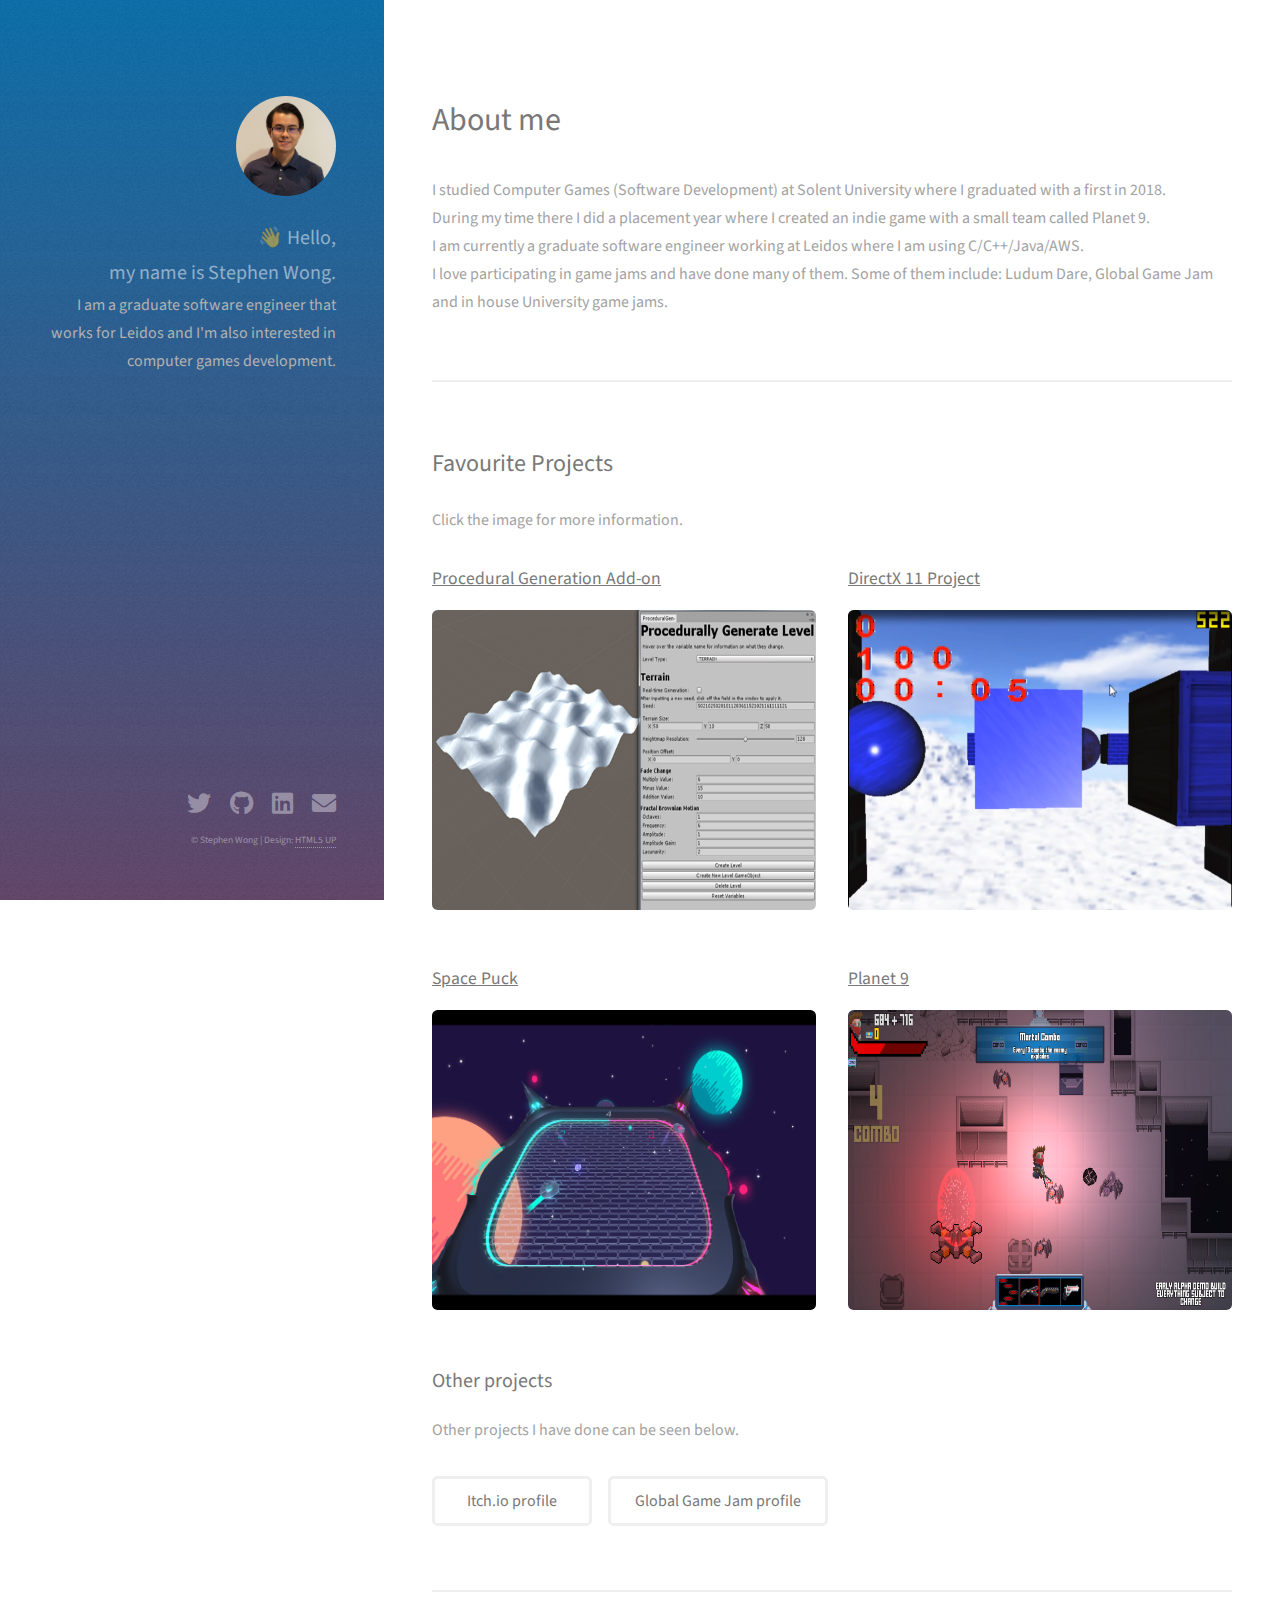
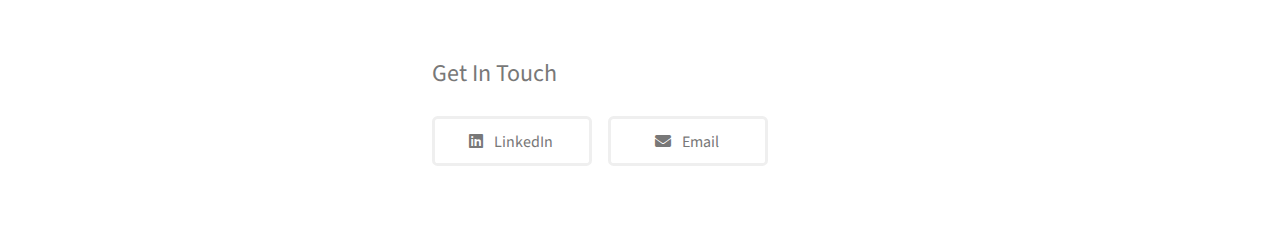
<file: index.html>
<!DOCTYPE HTML>
<!--
	Strata by HTML5 UP
	html5up.net | @ajlkn
	Free for personal and commercial use under the CCA 3.0 license (html5up.net/license)
-->
<html xmlns="http://www.w3.org/1999/xhtml"
      xmlns:fb="http://ogp.me/ns/fb#">

	<head>
		<title>Stephen Wong Portfolio</title>
		<meta charset="utf-8" />
		<meta name="viewport" content="width=device-width, initial-scale=1, user-scalable=no" />
		<link rel="stylesheet" href="assets/css/main.css" />
		<meta property="og:image" content="images/Planet 9/image2.png"/>
		<meta property="og:image:width" content="720"/>
	    <meta property="og:image:height" content="80"/>
	</head>
	<body class="is-preload">

		<!-- Header -->
			<header id="header">
				<div class="inner">
					<a href="#" class="image avatar"><img src="images/avatar.jpg" alt="" /></a>
					<h1 class="major">👋 Hello,</h1>
					<h1 class="major">my name is Stephen Wong.</h1>
					<p>I am a graduate software engineer that works for Leidos and I'm also interested in computer games development.</p>
				</div>
			</header>

		<!-- Main -->
			<div id="main">

				<!-- One -->
					<section id="one">
						<header class="major">
							<h2>About me</h2>
						</header>
						<p>I studied Computer Games (Software Development) at Solent University where I graduated with a first in 2018. <br>
									During my time there I did a placement year where I created an indie game with a small team called Planet 9. <br>
									I am currently a graduate software engineer working at Leidos where I am using C/C++/Java/AWS. <br>
									I love participating in game jams and have done many of them. Some of them include: Ludum Dare, Global Game Jam and in house University game jams.
									<br></p>
					</section>

				<!-- Two -->
					<section id="two">
						<h2>Favourite Projects</h2>
						<p>Click the image for more information.</p>
						
						<div class="gallery">
							<div class="row">
								<article class="col-6 col-12-xsmall work-item">
									<h4><u>Procedural Generation Add-on</u></h4>
									<a href="proceduralGeneration.html">
										<img src="images/Procedural Generation Add-on/image1.png" alt="" width="100" height="300" class="image fit">
									</a>
								</article>
								<article class="col-6 col-12-xsmall work-item">
									<h4><u>DirectX 11 Project</u></h4>
									<a href="directX.html">
										<img src="images/DirectX11 Project/image1.png" alt="" width="100" height="300" class="image fit">
									</a>
								</article>
							</div> 
							<div class="row">
								<article class="col-6 col-12-xsmall work-item">
									<h4><u>Space Puck</u></h4>
									<a href="spacePuck.html">
										<img src="images/Space Puck/image1.png" alt="" width="100" height="300" class="image fit">
									</a>
								</article>
								<article class="col-6 col-12-xsmall work-item">
									<h4><u>Planet 9</u></h4>
									<a href="planet9.html">
										<img src="images/Planet 9/image1.png" alt="" width="100" height="300" class="image fit">
									</a>
								</article>
							</div> 
						</div>
									
						<h3>Other projects</h3>
						<p>Other projects I have done can be seen below.</p>
						<ul class="actions">
							<li><a href="https://xerouss.itch.io/" class="button">Itch.io profile</a></li>
							<li><a href="https://globalgamejam.org/users/xerouss" class="button">Global Game Jam profile</a></li>
						</ul>
					</section>

				<!-- Three -->
					<section id="three">
						<h2>Get In Touch</h2>
						<ul class="actions">
							<li><a href="http://www.linkedin.com/in/stephen-wong96" class="button icon brands fa-linkedin">&nbsp;LinkedIn</a></li>
							<li><a href="mailto:stephen.wong96@gmail.com" class="button icon solid fa-envelope">&nbsp;Email</a></li>
					</section>
			</div>

		<!-- Footer -->
			<footer id="footer">
				<div class="inner">
					<ul class="icons">
						<li><a href="https://twitter.com/XeroussDev" target="_blank" class="icon brands fa-twitter"><span class="label">Twitter</span></a></li>
						<li><a href="https://github.com/xerouss" target="_blank" class="icon brands fa-github"><span class="label">GitHub</span></a></li>
						<li><a href="http://www.linkedin.com/in/stephen-wong96" target="_blank" class="icon brands fa-linkedin"><span class="label">LinkedIn</span></a></li>
						<li><a href="mailto:stephen.wong96@gmail.com" target="_blank" class="icon solid fa-envelope"><span class="label">Email</span></a></li>
					</ul>
					<ul class="copyright">
						<li>&copy; Stephen Wong | Design: <a href="http://html5up.net">HTML5 UP</a></li>
					</ul>
				</div>
			</footer>

		<!-- Scripts -->
			<script src="assets/js/jquery.min.js"></script>
			<script src="assets/js/jquery.poptrox.min.js"></script>
			<script src="assets/js/browser.min.js"></script>
			<script src="assets/js/breakpoints.min.js"></script>
			<script src="assets/js/util.js"></script>
			<script src="assets/js/main.js"></script>

	</body>
</html>
</file>
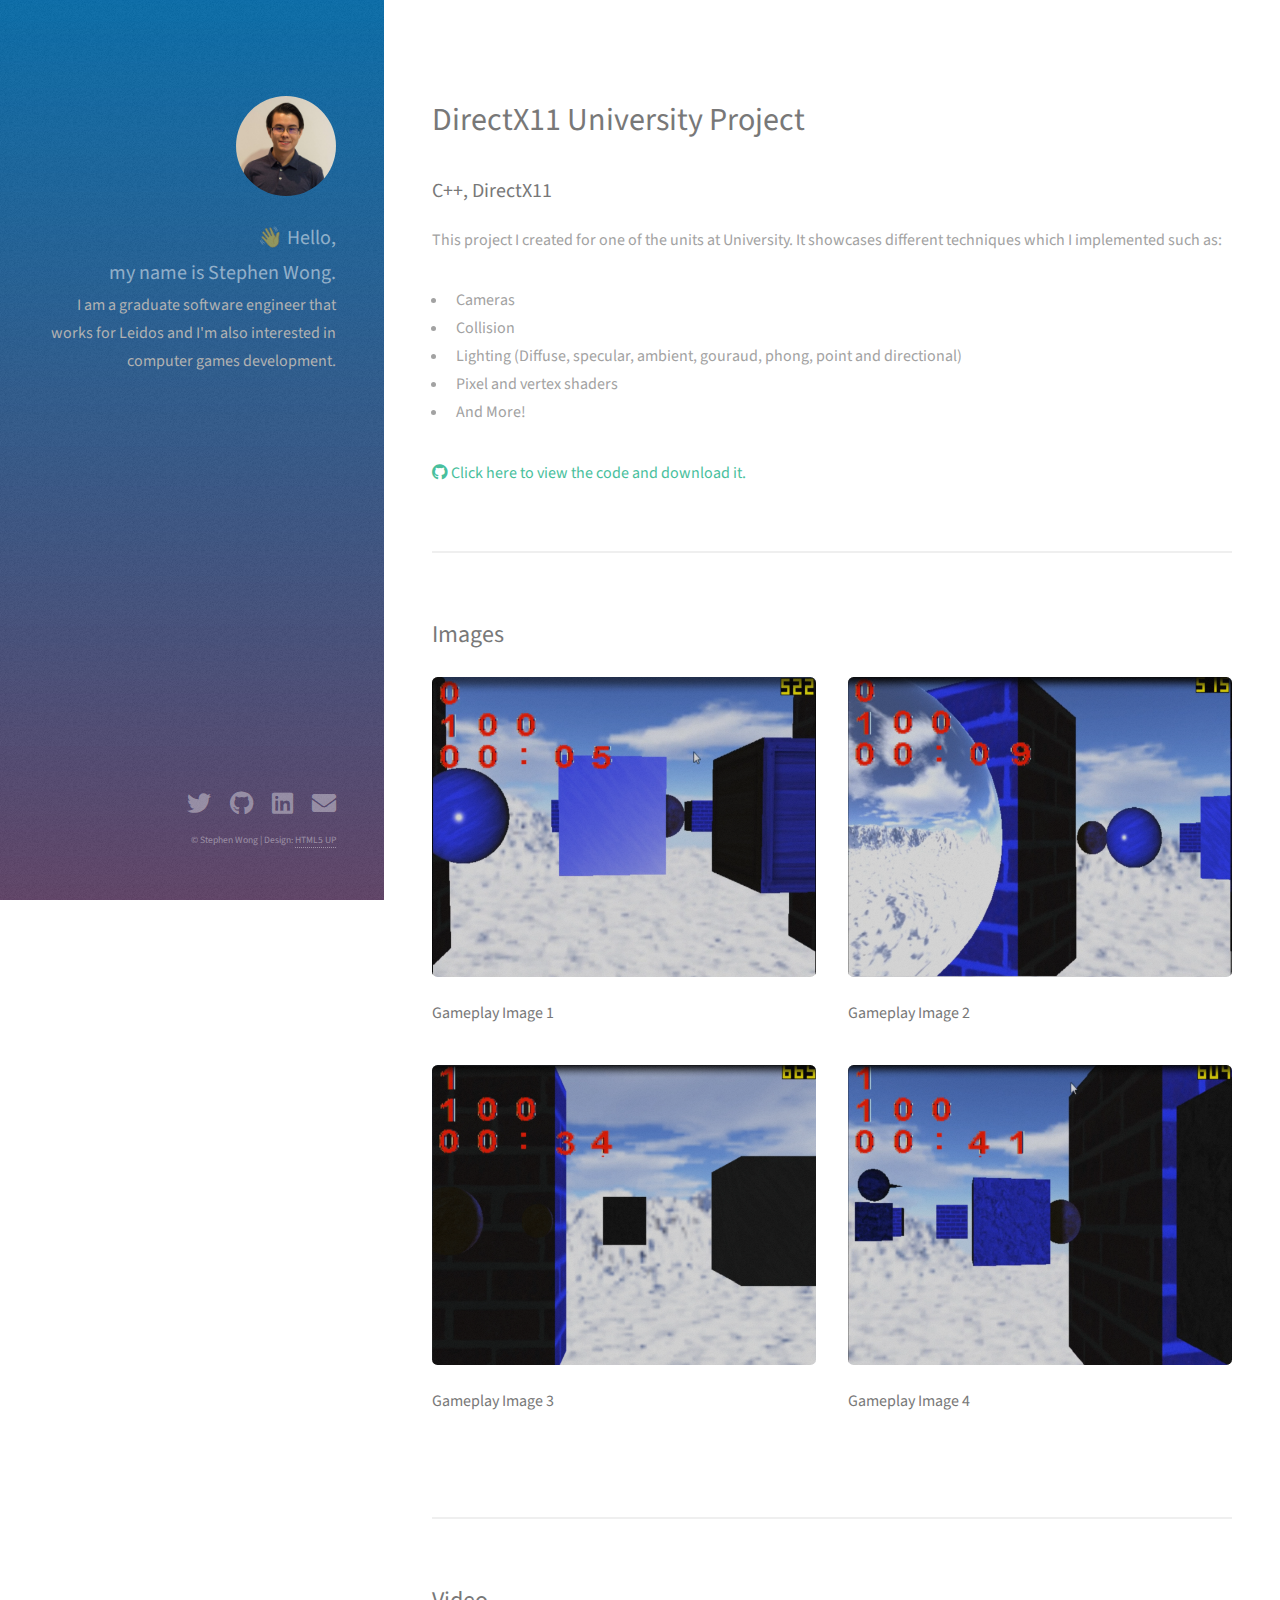
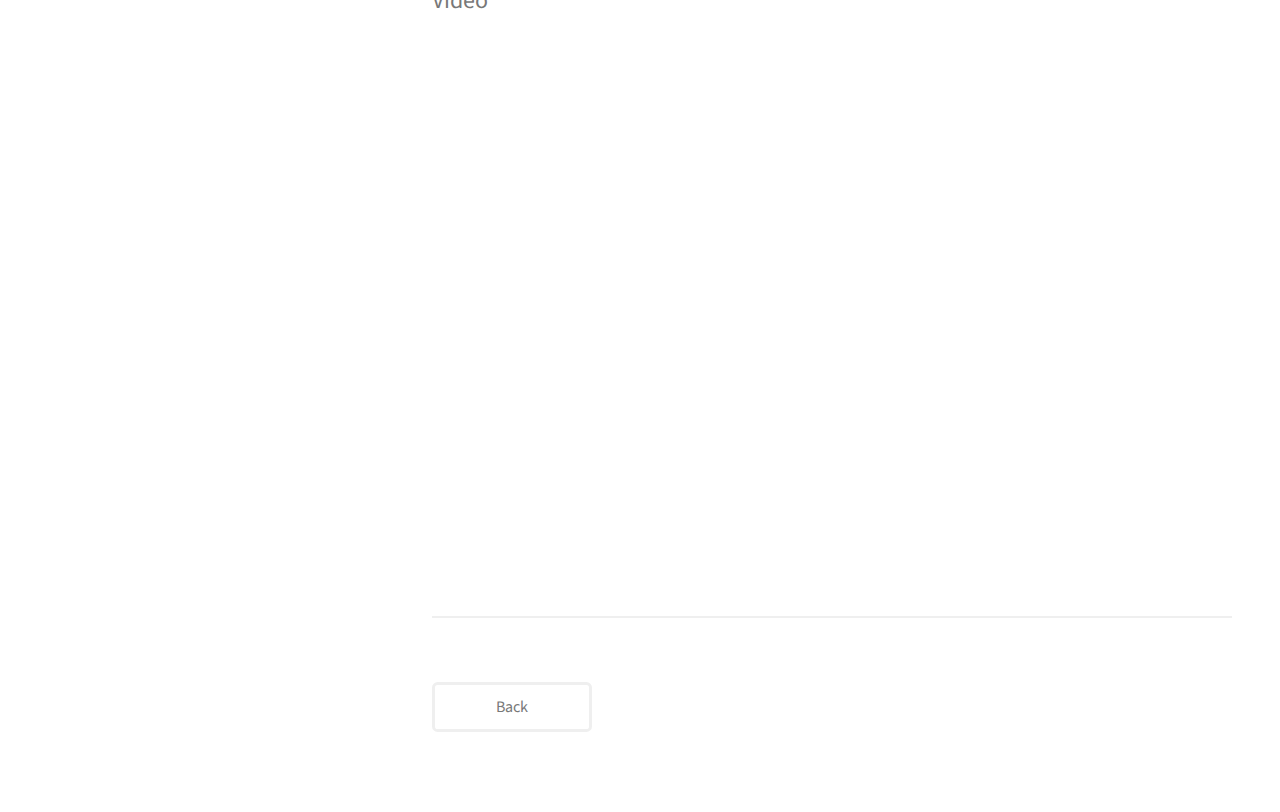
<file: directX.html>
<!DOCTYPE HTML>
<!--
	Strata by HTML5 UP
	html5up.net | @ajlkn
	Free for personal and commercial use under the CCA 3.0 license (html5up.net/license)
-->
<html xmlns="http://www.w3.org/1999/xhtml"
      xmlns:fb="http://ogp.me/ns/fb#">
	<head>
		<title>Stephen Wong Portfolio</title>
		<meta charset="utf-8" />
		<meta name="viewport" content="width=device-width, initial-scale=1, user-scalable=no" />
		<link rel="stylesheet" href="assets/css/main.css" />
		<meta property="og:image" content="images/Planet 9/image2.png"/>
		<meta property="og:image:width" content="720"/>
	    <meta property="og:image:height" content="80"/>
	</head>
	<body class="is-preload">

		<!-- Header -->
			<header id="header">
				<div class="inner">
					<a href="#" class="image avatar"><img src="images/avatar.jpg" alt="" /></a>
					<h1 class="major">👋 Hello,</h1>
					<h1 class="major">my name is Stephen Wong.</h1>
					<p>I am a graduate software engineer that works for Leidos and I'm also interested in computer games development.</p>
				</div>
			</header>

		<!-- Main -->
			<div id="main">

				<!-- Info -->
				<section id="info">
					<header class="major">
						<h2>DirectX11 University Project</h2>
					</header>
					<h3 class="major">C++, DirectX11</h3> 
					<p>This project I created for one of the units at University. It showcases different techniques which I implemented such as:</p>
					<ul>
						<li>Cameras</li>
						<li>Collision</li>
						<li>Lighting (Diffuse, specular, ambient, gouraud, phong, point and directional)</li>
						<li>Pixel and vertex shaders</li>
						<li>And More!</li>
					</ul>
						
					<a class="icon brands fa-github" href="https://github.com/xerouss/AGP-AE2" target="_blank" <span class="label">&nbsp;Click here to view the code and download it.</span></a>
				</section>

				<!-- Image -->
				<section id="two">	
					<h2>Images</h2>				
					<div class="row" id="projects">
						<article class="col-6 col-12-xsmall work-item">
							<a href="images/DirectX11 Project/image1.png" class="image fit thumb"><img src="images/DirectX11 Project/image1.png" alt="" width="100" height="300" /></a>
							<h3>Gameplay Image 1</h3>
						</article>
						<article class="col-6 col-12-xsmall work-item">
							<a href="images/DirectX11 Project/image2.png" class="image fit thumb"><img src="images/DirectX11 Project/image2.png" alt="" width="100" height="300" /></a>
							<h3>Gameplay Image 2</h3>
						</article>
						<article class="col-6 col-12-xsmall work-item">
							<a href="images/DirectX11 Project/image3.png" class="image fit thumb"><img src="images/DirectX11 Project/image3.png" alt="" width="100" height="300" /></a>
							<h3>Gameplay Image 3</h3>
						</article>
						<article class="col-6 col-12-xsmall work-item">
							<a href="images/DirectX11 Project/image4.png" class="image fit thumb"><img src="images/DirectX11 Project/image4.png" alt="" width="100" height="300" /></a>
							<h3>Gameplay Image 4</h3>
						</article>
					</div>
				</section>

				<!-- Video -->
				<section id="video">	
					<h2>Video</h2>	
					<div class="content color2 span-3-75">
					<div class="content color2 span-3-75">
						<iframe width="100%" height="500" src="https://www.youtube.com/embed/PNdU0iiQvu8" title="YouTube video player" frameborder="0" allow="accelerometer; autoplay; clipboard-write; encrypted-media; gyroscope; picture-in-picture" allowfullscreen></iframe>
					</div>
				</section>
				
				<!-- Back button -->
				<section id="back">
					<ul class="actions">
						<li><a href="index.html#two" class="button">Back</a></li>
					</ul>
				</section>
			</div>

		<!-- Footer -->
			<footer id="footer">
				<div class="inner">
					<ul class="icons">
						<li><a href="https://twitter.com/XeroussDev" target="_blank" class="icon brands fa-twitter"><span class="label">Twitter</span></a></li>
						<li><a href="https://github.com/xerouss" target="_blank" class="icon brands fa-github"><span class="label">GitHub</span></a></li>
						<li><a href="http://www.linkedin.com/in/stephen-wong96" target="_blank" class="icon brands fa-linkedin"><span class="label">LinkedIn</span></a></li>
						<li><a href="mailto:stephen.wong96@gmail.com" target="_blank" class="icon solid fa-envelope"><span class="label">Email</span></a></li>
					</ul>
					<ul class="copyright">
						<li>&copy; Stephen Wong | Design: <a href="http://html5up.net">HTML5 UP</a></li>
					</ul>
				</div>
			</footer>

		<!-- Scripts -->
			<script src="assets/js/jquery.min.js"></script>
			<script src="assets/js/jquery.poptrox.min.js"></script>
			<script src="assets/js/browser.min.js"></script>
			<script src="assets/js/breakpoints.min.js"></script>
			<script src="assets/js/util.js"></script>
			<script src="assets/js/main.js"></script>

	</body>
</html>
</file>
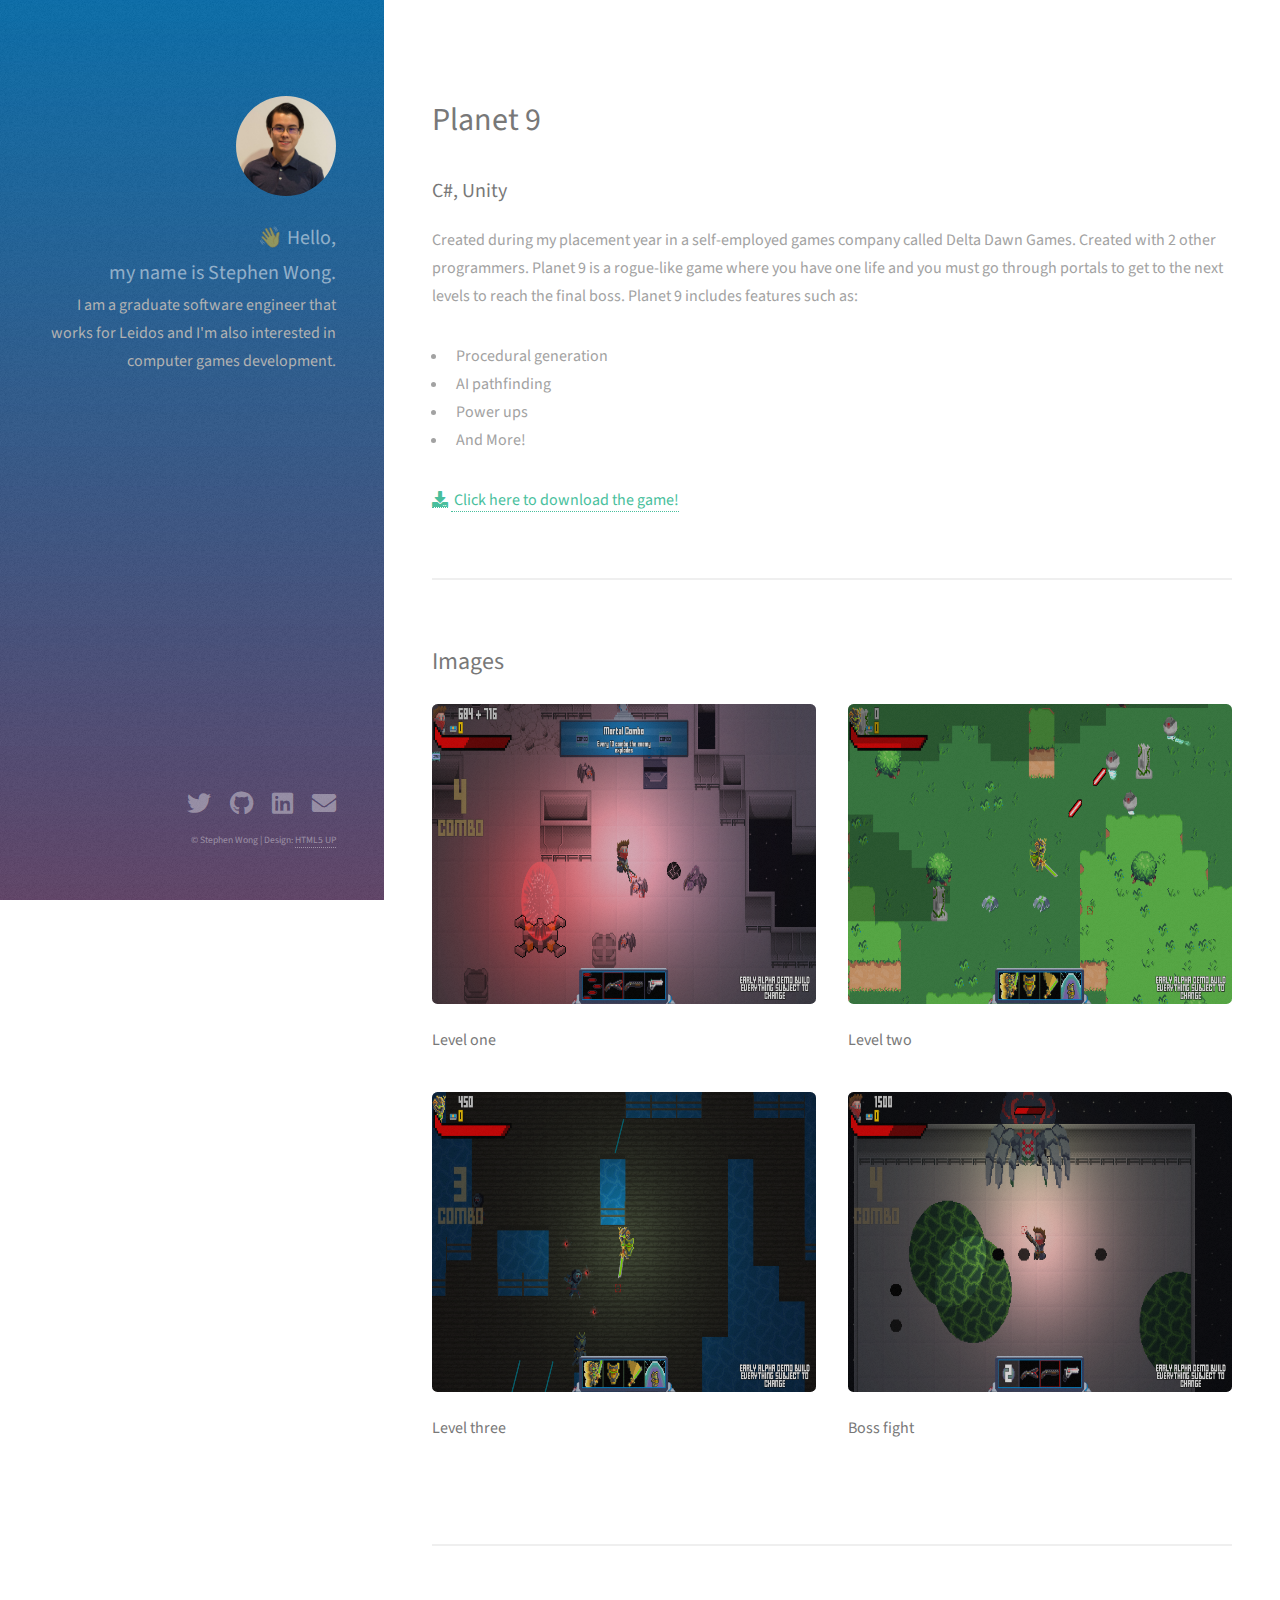
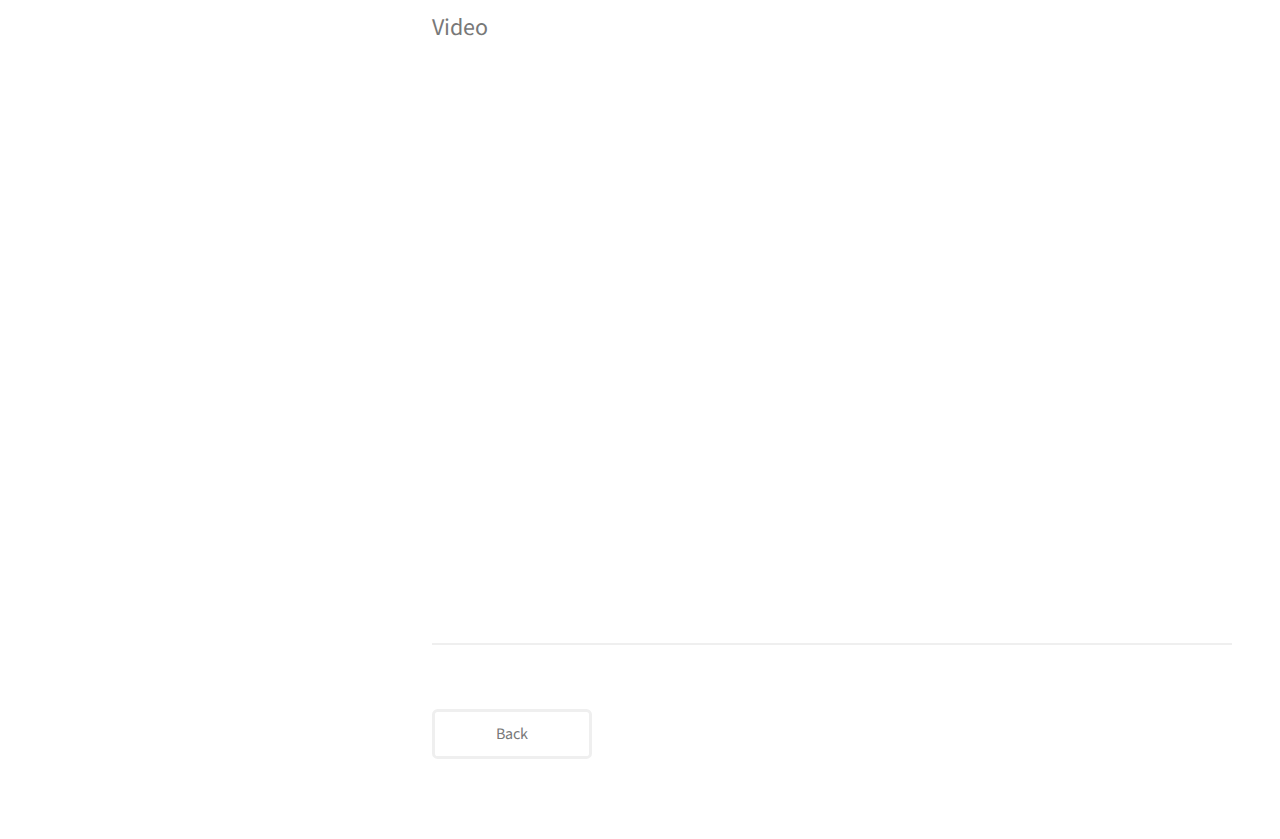
<file: planet9.html>
<!DOCTYPE HTML>
<!--
	Strata by HTML5 UP
	html5up.net | @ajlkn
	Free for personal and commercial use under the CCA 3.0 license (html5up.net/license)
-->
<html xmlns="http://www.w3.org/1999/xhtml"
      xmlns:fb="http://ogp.me/ns/fb#">
	<head>
		<title>Stephen Wong Portfolio</title>
		<meta charset="utf-8" />
		<meta name="viewport" content="width=device-width, initial-scale=1, user-scalable=no" />
		<link rel="stylesheet" href="assets/css/main.css" />
		<meta property="og:image" content="images/Planet 9/image2.png"/>
		<meta property="og:image:width" content="720"/>
	    <meta property="og:image:height" content="80"/>
	</head>
	<body class="is-preload">

		<!-- Header -->
			<header id="header">
				<div class="inner">
					<a href="#" class="image avatar"><img src="images/avatar.jpg" alt="" /></a>
					<h1 class="major">👋 Hello,</h1>
					<h1 class="major">my name is Stephen Wong.</h1>
					<p>I am a graduate software engineer that works for Leidos and I'm also interested in computer games development.</p>
				</div>
			</header>

		<!-- Main -->
			<div id="main">

				<!-- Info -->
				<section id="info">
					<header class="major">
						<h2>Planet 9</h2>
					</header>
					<h3 class="major">C#, Unity</h3> 
					<p>Created during my placement year in a self-employed games company called Delta Dawn Games.
					Created with 2 other programmers. Planet 9 is a rogue-like game where you have one life and you must 
					go through portals to get to the next levels to reach the final boss. Planet 9 includes features such as:</p>
					<ul>
						<li>Procedural generation</li>
						<li>AI pathfinding</li>
						<li>Power ups</li>
						<li>And More!</li>
					</ul>
					<a class="fa fa-download" ></a>
					<a href="https://deltadawngames.itch.io/planet9"" target="_blank" <span class="label">&nbsp;Click here to download the game!</span></a>
				</section>

				<!-- Image -->
				<section id="two">	
					<h2>Images</h2>				
					<div class="row" id="projects">
						<article class="col-6 col-12-xsmall work-item">
							<a href="images/Planet 9/image1.png" class="image fit thumb"><img src="images/Planet 9/image1.png" alt="" width="100" height="300" /></a>
							<h3>Level one</h3>
						</article>
						<article class="col-6 col-12-xsmall work-item">
							<a href="images/Planet 9/image2.png" class="image fit thumb"><img src="images/Planet 9/image2.png" alt="" width="100" height="300" /></a>
							<h3>Level two</h3>
						</article>
						<article class="col-6 col-12-xsmall work-item">
							<a href="images/Planet 9/image3.png" class="image fit thumb"><img src="images/Planet 9/image3.png" alt="" width="100" height="300" /></a>
							<h3>Level three</h3>
						</article>
						<article class="col-6 col-12-xsmall work-item">
							<a href="images/Planet 9/image4.png" class="image fit thumb"><img src="images/Planet 9/image4.png" alt="" width="100" height="300" /></a>
							<h3>Boss fight</h3>
						</article>
					</div>
				</section>

				<!-- Video -->
				<section id="video">	
					<h2>Video</h2>	
					<div class="content color2 span-3-75">
						<iframe width="100%" height="500" src="https://www.youtube.com/embed/4C-sh_nhdRs" title="YouTube video player" frameborder="0" allow="accelerometer; autoplay; clipboard-write; encrypted-media; gyroscope; picture-in-picture" allowfullscreen></iframe>
					</div>
				</section>
				
				<!-- Back button -->
				<section id="back">
					<ul class="actions">
						<li><a href="index.html#two" class="button">Back</a></li>
					</ul>
				</section>
			</div>

		<!-- Footer -->
			<footer id="footer">
				<div class="inner">
					<ul class="icons">
						<li><a href="https://twitter.com/XeroussDev" target="_blank" class="icon brands fa-twitter"><span class="label">Twitter</span></a></li>
						<li><a href="https://github.com/xerouss" target="_blank" class="icon brands fa-github"><span class="label">GitHub</span></a></li>
						<li><a href="http://www.linkedin.com/in/stephen-wong96" target="_blank" class="icon brands fa-linkedin"><span class="label">LinkedIn</span></a></li>
						<li><a href="mailto:stephen.wong96@gmail.com" target="_blank" class="icon solid fa-envelope"><span class="label">Email</span></a></li>
					</ul>
					<ul class="copyright">
						<li>&copy; Stephen Wong | Design: <a href="http://html5up.net">HTML5 UP</a></li>
					</ul>
				</div>
			</footer>

		<!-- Scripts -->
			<script src="assets/js/jquery.min.js"></script>
			<script src="assets/js/jquery.poptrox.min.js"></script>
			<script src="assets/js/browser.min.js"></script>
			<script src="assets/js/breakpoints.min.js"></script>
			<script src="assets/js/util.js"></script>
			<script src="assets/js/main.js"></script>

	</body>
</html>
</file>
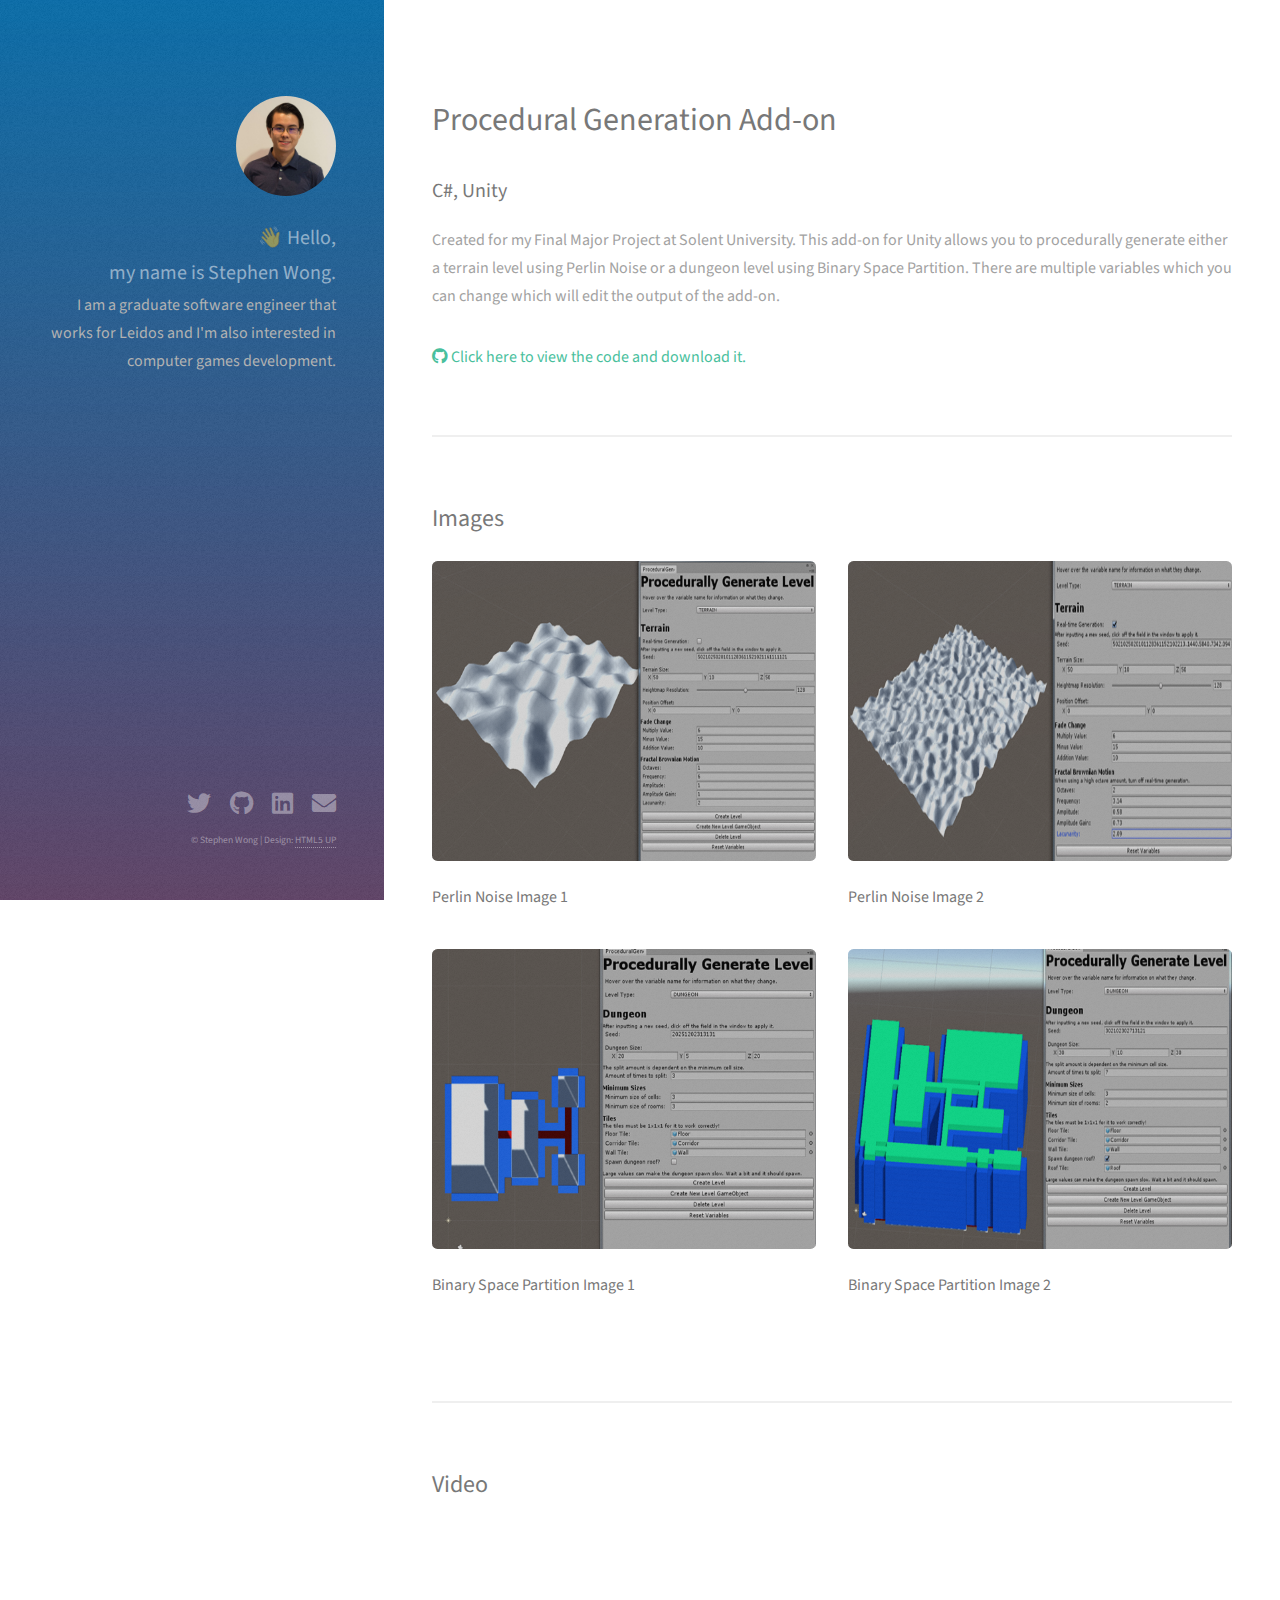
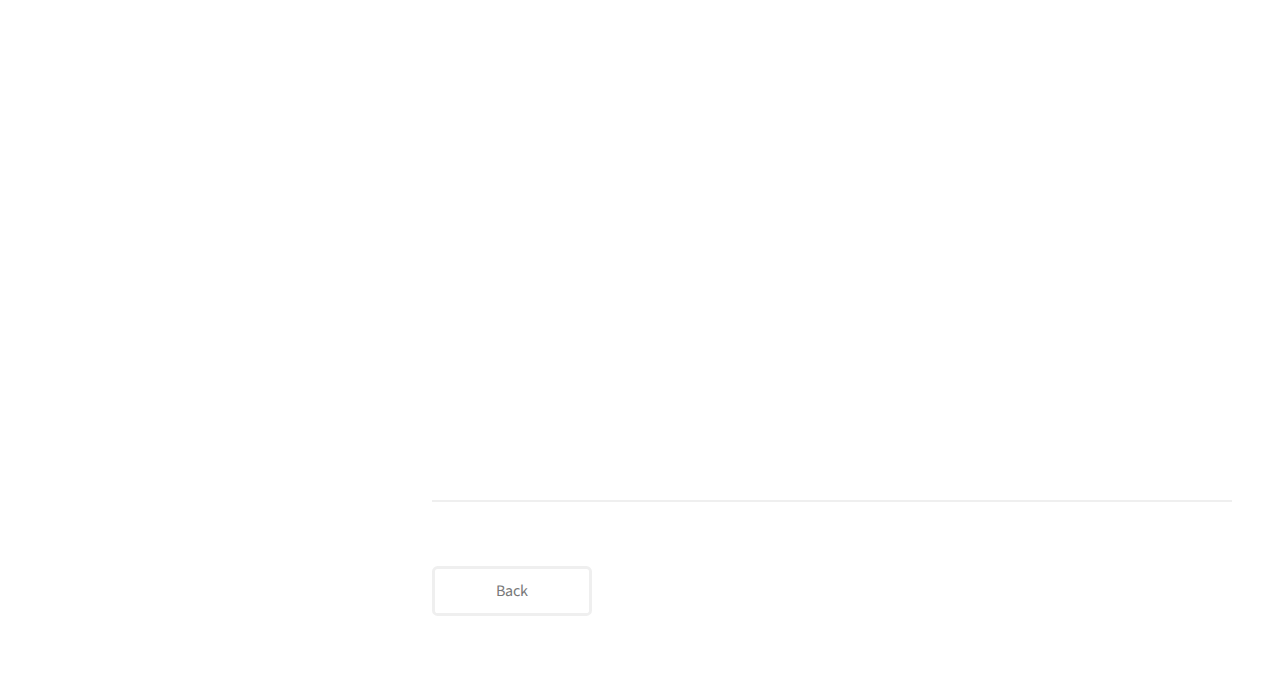
<file: proceduralGeneration.html>
<!DOCTYPE HTML>
<!--
	Strata by HTML5 UP
	html5up.net | @ajlkn
	Free for personal and commercial use under the CCA 3.0 license (html5up.net/license)
-->
<html xmlns="http://www.w3.org/1999/xhtml"
      xmlns:fb="http://ogp.me/ns/fb#">
	<head>
		<title>Stephen Wong Portfolio</title>
		<meta charset="utf-8" />
		<meta name="viewport" content="width=device-width, initial-scale=1, user-scalable=no" />
		<link rel="stylesheet" href="assets/css/main.css" />
		<meta property="og:image" content="images/Planet 9/image2.png"/>
		<meta property="og:image:width" content="720"/>
	    <meta property="og:image:height" content="80"/>
	</head>
	<body class="is-preload">

		<!-- Header -->
			<header id="header">
				<div class="inner">
					<a href="#" class="image avatar"><img src="images/avatar.jpg" alt="" /></a>
					<h1 class="major">👋 Hello,</h1>
					<h1 class="major">my name is Stephen Wong.</h1>
					<p>I am a graduate software engineer that works for Leidos and I'm also interested in computer games development.</p>
				</div>
			</header>

		<!-- Main -->
			<div id="main">

				<!-- Info -->
				<section id="info">
					<header class="major">
						<h2>Procedural Generation Add-on</h2>
					</header>
					<h3 class="major">C#, Unity</h3> 
					<p>Created for my Final Major Project at Solent University. This add-on for Unity allows you to procedurally generate either a terrain level using Perlin Noise or a dungeon level using Binary Space Partition. 
					There are multiple variables which you can change which will edit the output of the add-on.</p>
					<a class="icon brands fa-github" href="https://github.com/xerouss/Unity-Procedural-Generation-Add-on" target="_blank" <span class="label">&nbsp;Click here to view the code and download it.</span></a>
				</section>

				<!-- Image -->
				<section id="two">	
					<h2>Images</h2>				
					<div class="row" id="projects">
						<article class="col-6 col-12-xsmall work-item">
							<a href="images/Procedural Generation Add-on/image1.png" class="image fit thumb"><img src="images/Procedural Generation Add-on/image1.png" alt="" width="100" height="300" /></a>
							<h3>Perlin Noise Image 1</h3>
						</article>
						<article class="col-6 col-12-xsmall work-item">
							<a href="images/Procedural Generation Add-on/image2.png" class="image fit thumb"><img src="images/Procedural Generation Add-on/image2.png" alt="" width="100" height="300" /></a>
							<h3>Perlin Noise Image 2</h3>
						</article>
						<article class="col-6 col-12-xsmall work-item">
							<a href="images/Procedural Generation Add-on/image3.png" class="image fit thumb"><img src="images/Procedural Generation Add-on/image3.png" alt="" width="100" height="300" /></a>
							<h3>Binary Space Partition Image 1</h3>
						</article>
						<article class="col-6 col-12-xsmall work-item">
							<a href="images/Procedural Generation Add-on/image4.png" class="image fit thumb"><img src="images/Procedural Generation Add-on/image4.png" alt="" width="100" height="300" /></a>
							<h3>Binary Space Partition Image 2</h3>
						</article>
					</div>
				</section>

				<!-- Video -->
				<section id="video">	
					<h2>Video</h2>	
					<div class="content color2 span-3-75">
						<iframe width="100%" height="500" src="https://www.youtube.com/embed/b9S0jfbhQqE" title="YouTube video player" frameborder="0" allow="accelerometer; autoplay; clipboard-write; encrypted-media; gyroscope; picture-in-picture" allowfullscreen></iframe>
					</div>
				</section>
				
				<!-- Back button -->
				<section id="back">
					<ul class="actions">
						<li><a href="index.html#two" class="button">Back</a></li>
					</ul>
				</section>
			</div>

		<!-- Footer -->
			<footer id="footer">
				<div class="inner">
					<ul class="icons">
						<li><a href="https://twitter.com/XeroussDev" target="_blank" class="icon brands fa-twitter"><span class="label">Twitter</span></a></li>
						<li><a href="https://github.com/xerouss" target="_blank" class="icon brands fa-github"><span class="label">GitHub</span></a></li>
						<li><a href="http://www.linkedin.com/in/stephen-wong96" target="_blank" class="icon brands fa-linkedin"><span class="label">LinkedIn</span></a></li>
						<li><a href="mailto:stephen.wong96@gmail.com" target="_blank" class="icon solid fa-envelope"><span class="label">Email</span></a></li>
					</ul>
					<ul class="copyright">
						<li>&copy; Stephen Wong | Design: <a href="http://html5up.net">HTML5 UP</a></li>
					</ul>
				</div>
			</footer>

		<!-- Scripts -->
			<script src="assets/js/jquery.min.js"></script>
			<script src="assets/js/jquery.poptrox.min.js"></script>
			<script src="assets/js/browser.min.js"></script>
			<script src="assets/js/breakpoints.min.js"></script>
			<script src="assets/js/util.js"></script>
			<script src="assets/js/main.js"></script>

	</body>
</html>
</file>
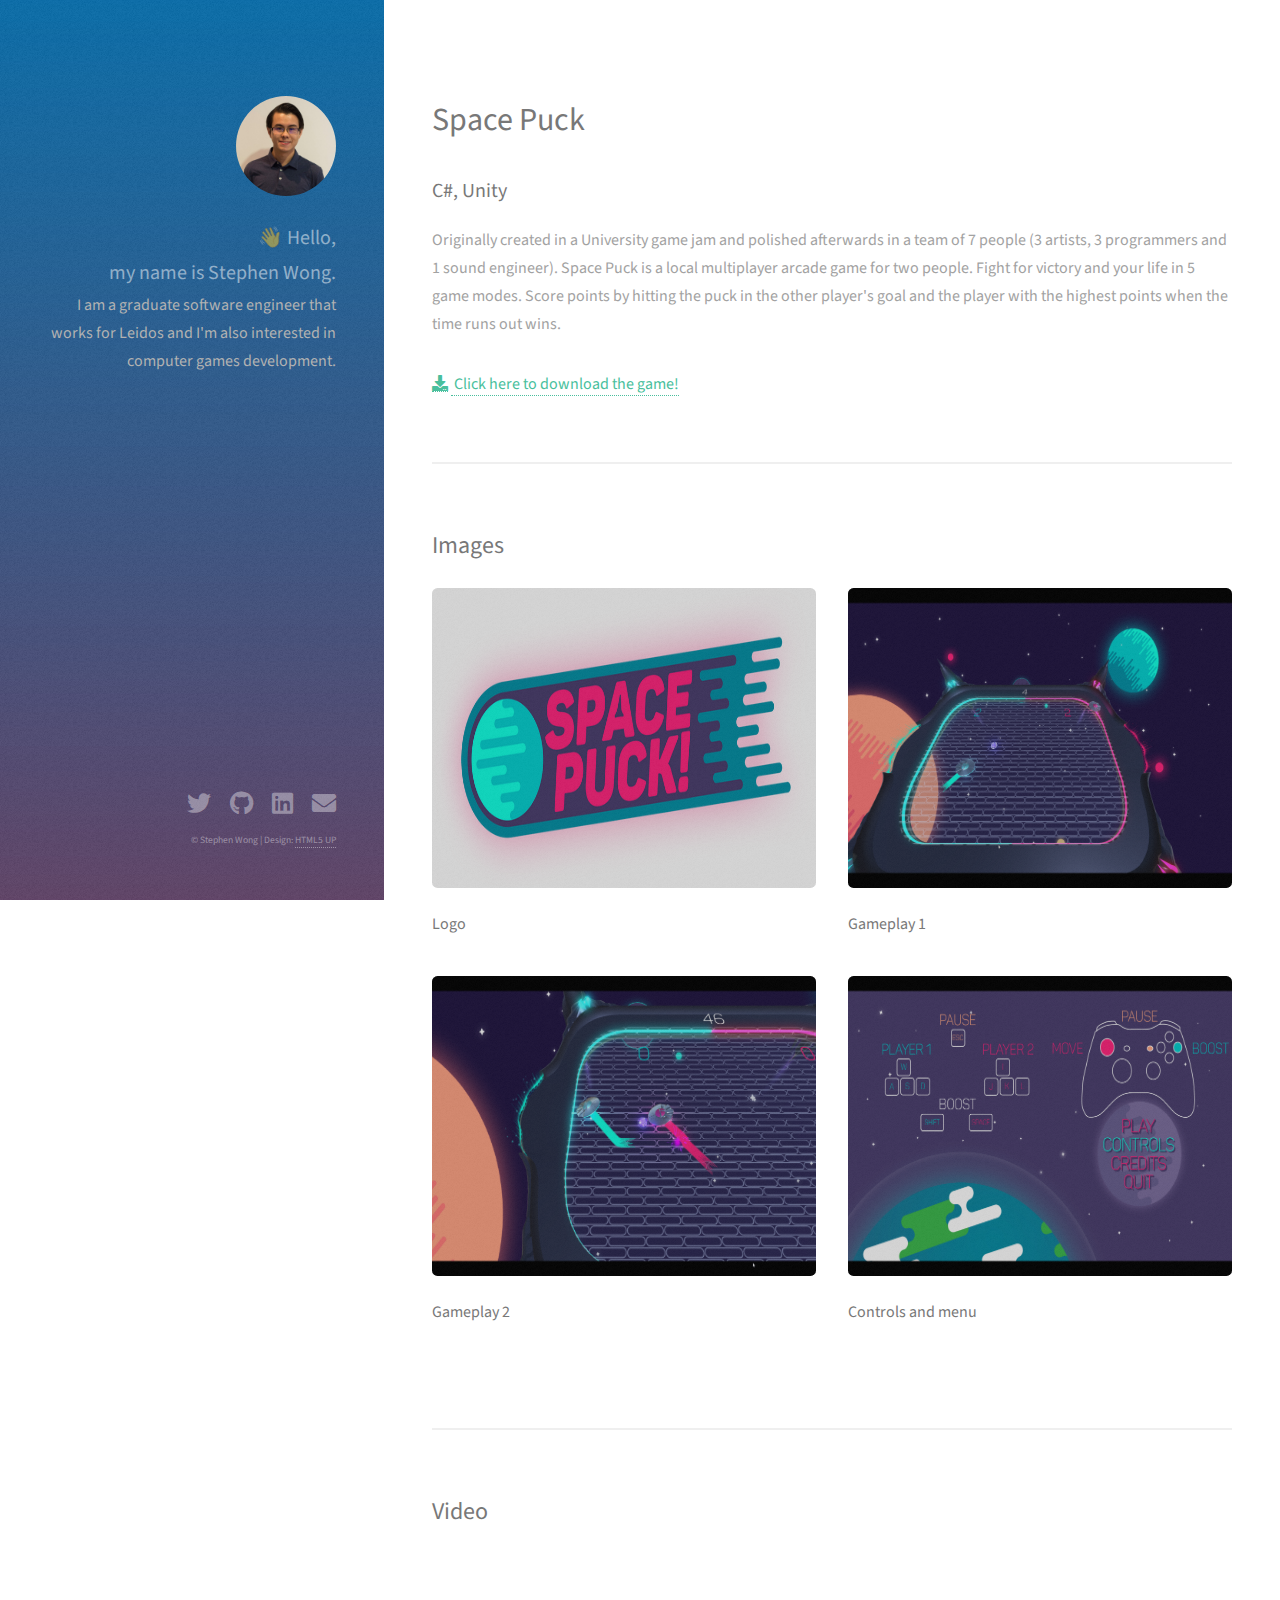
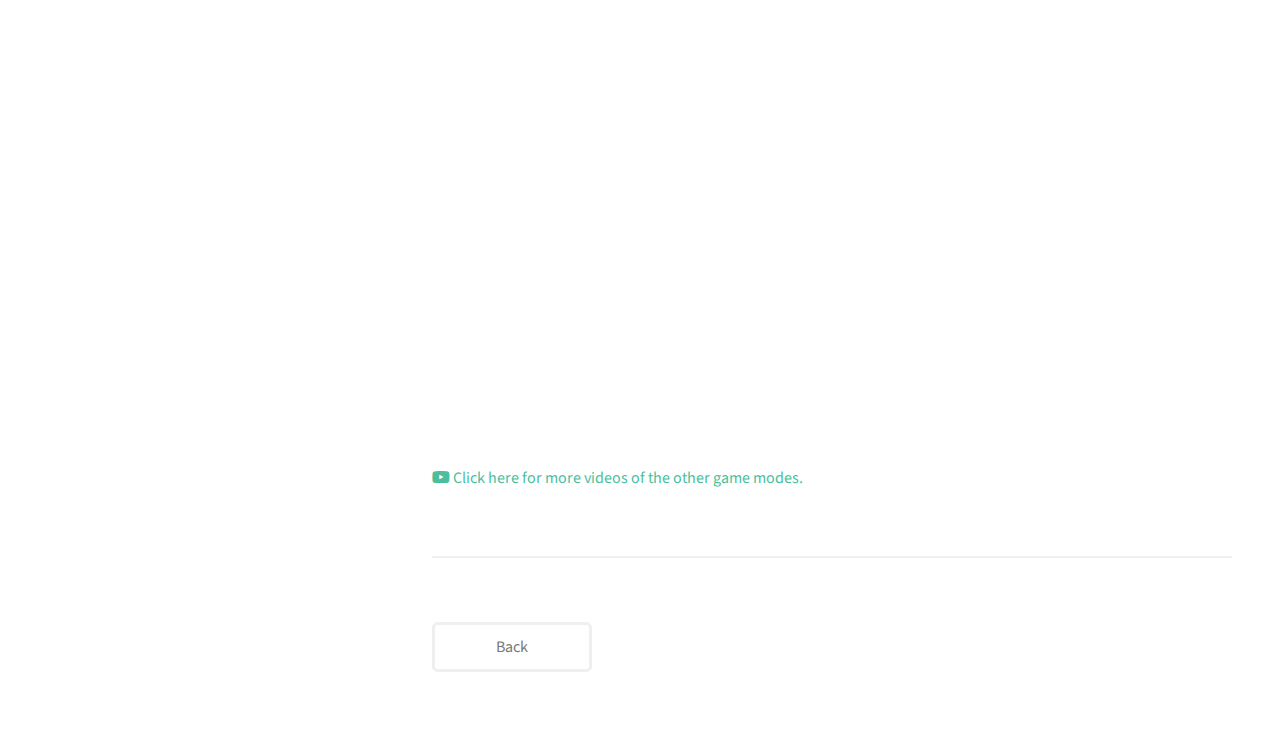
<file: spacePuck.html>
<!DOCTYPE HTML>
<!--
	Strata by HTML5 UP
	html5up.net | @ajlkn
	Free for personal and commercial use under the CCA 3.0 license (html5up.net/license)
-->
<html xmlns="http://www.w3.org/1999/xhtml"
      xmlns:fb="http://ogp.me/ns/fb#">
	<head>
		<title>Stephen Wong Portfolio</title>
		<meta charset="utf-8" />
		<meta name="viewport" content="width=device-width, initial-scale=1, user-scalable=no" />
		<link rel="stylesheet" href="assets/css/main.css" />
		<meta property="og:image" content="images/Planet 9/image2.png"/>
		<meta property="og:image:width" content="720"/>
	    <meta property="og:image:height" content="80"/>
	</head>
	<body class="is-preload">

		<!-- Header -->
			<header id="header">
				<div class="inner">
					<a href="#" class="image avatar"><img src="images/avatar.jpg" alt="" /></a>
					<h1 class="major">👋 Hello,</h1>
					<h1 class="major">my name is Stephen Wong.</h1>
					<p>I am a graduate software engineer that works for Leidos and I'm also interested in computer games development.</p>
				</div>
			</header>

		<!-- Main -->
			<div id="main">

				<!-- Info -->
				<section id="info">
					<header class="major">
						<h2>Space Puck</h2>
					</header>
					<h3 class="major">C#, Unity</h3> 
					<p>Originally created in a University game jam and polished afterwards in a team of 7 people (3 artists, 3 programmers and 1 sound engineer). 
					Space Puck is a local multiplayer arcade game for two people. Fight for victory and your life in 5 game modes.
					Score points by hitting the puck in the other player's goal and the player with the highest points when the time runs out wins.</p>
					<a class="fa fa-download" ></a>
					<a href="https://john-o-really.itch.io/space-puck" target="_blank" <span class="label">&nbsp;Click here to download the game!</span></a>
				</section>

				<!-- Image -->
				<section id="two">	
					<h2>Images</h2>				
					<div class="row" id="projects">
						<article class="col-6 col-12-xsmall work-item">
							<a href="images/Space Puck/Title.png" class="image fit thumb"><img src="images/Space Puck/Title.png" alt="" width="100" height="300" /></a>
							<h3>Logo</h3>
						</article>
						<article class="col-6 col-12-xsmall work-item">
							<a href="images/Space Puck/image1.png" class="image fit thumb"><img src="images/Space Puck/image1.png" alt="" width="100" height="300" /></a>
							<h3>Gameplay 1</h3>
						</article>
						<article class="col-6 col-12-xsmall work-item">
							<a href="images/Space Puck/image2.png" class="image fit thumb"><img src="images/Space Puck/image2.png" alt="" width="100" height="300" /></a>
							<h3>Gameplay 2</h3>
						</article>
						<article class="col-6 col-12-xsmall work-item">
							<a href="images/Space Puck/image3.png" class="image fit thumb"><img src="images/Space Puck/image3.png" alt="" width="100" height="300" /></a>
							<h3>Controls and menu</h3>
						</article>
					</div>
				</section>

				<!-- Video -->
				<section id="video">	
					<h2>Video</h2>	
					<div class="content color2 span-3-75">
						<iframe width="100%" height="500" src="https://www.youtube.com/embed/Wai7pRwUXHI" title="YouTube video player" frameborder="0" allow="accelerometer; autoplay; clipboard-write; encrypted-media; gyroscope; picture-in-picture" allowfullscreen></iframe>
					</div>
					<p>				
						<a class="icon brands fa-youtube" href="https://www.youtube.com/playlist?list=PLCYvYpoHs39NMFlmMkp0nec8FhC5Lkkyi" target="_blank" <span class="label">&nbsp;Click here for more videos of the other game modes.</span></a>
					</p>
				</section>
				
				<!-- Back button -->
				<section id="back">
					<ul class="actions">
						<li><a href="index.html#two" class="button">Back</a></li>
					</ul>
				</section>
			</div>

		<!-- Footer -->
			<footer id="footer">
				<div class="inner">
					<ul class="icons">
						<li><a href="https://twitter.com/XeroussDev" target="_blank" class="icon brands fa-twitter"><span class="label">Twitter</span></a></li>
						<li><a href="https://github.com/xerouss" target="_blank" class="icon brands fa-github"><span class="label">GitHub</span></a></li>
						<li><a href="http://www.linkedin.com/in/stephen-wong96" target="_blank" class="icon brands fa-linkedin"><span class="label">LinkedIn</span></a></li>
						<li><a href="mailto:stephen.wong96@gmail.com" target="_blank" class="icon solid fa-envelope"><span class="label">Email</span></a></li>
					</ul>
					<ul class="copyright">
						<li>&copy; Stephen Wong | Design: <a href="http://html5up.net">HTML5 UP</a></li>
					</ul>
				</div>
			</footer>

		<!-- Scripts -->
			<script src="assets/js/jquery.min.js"></script>
			<script src="assets/js/jquery.poptrox.min.js"></script>
			<script src="assets/js/browser.min.js"></script>
			<script src="assets/js/breakpoints.min.js"></script>
			<script src="assets/js/util.js"></script>
			<script src="assets/js/main.js"></script>

	</body>
</html>
</file>
<file: assets/css/main.css>
@import url("fontawesome-all.min.css");
@import url("https://fonts.googleapis.com/css?family=Source+Sans+Pro:400,400italic");

/*
	Strata by HTML5 UP
	html5up.net | @ajlkn
	Free for personal and commercial use under the CCA 3.0 license (html5up.net/license)
*/

html, body, div, span, applet, object,
iframe, h1, h2, h3, h4, h5, h6, p, blockquote,
pre, a, abbr, acronym, address, big, cite,
code, del, dfn, em, img, ins, kbd, q, s, samp,
small, strike, strong, sub, sup, tt, var, b,
u, i, center, dl, dt, dd, ol, ul, li, fieldset,
form, label, legend, table, caption, tbody,
tfoot, thead, tr, th, td, article, aside,
canvas, details, embed, figure, figcaption,
footer, header, hgroup, menu, nav, output, ruby,
section, summary, time, mark, audio, video {
	margin: 0;
	padding: 0;
	border: 0;
	font-size: 100%;
	font: inherit;
	vertical-align: baseline;}

article, aside, details, figcaption, figure,
footer, header, hgroup, menu, nav, section {
	display: block;}

body {
	line-height: 1;
}

ol, ul {
	list-style: none;
}

blockquote, q {
	quotes: none;
}

	blockquote:before, blockquote:after, q:before, q:after {
		content: '';
		content: none;
	}

table {
	border-collapse: collapse;
	border-spacing: 0;
}

body {
	-webkit-text-size-adjust: none;
}

mark {
	background-color: transparent;
	color: inherit;
}

input::-moz-focus-inner {
	border: 0;
	padding: 0;
}

input, select, textarea {
	-moz-appearance: none;
	-webkit-appearance: none;
	-ms-appearance: none;
	appearance: none;
}

/* Basic */

	html {
		box-sizing: border-box;
	}

	*, *:before, *:after {
		box-sizing: inherit;
	}

	body {
		background: #fff;
	}

		body.is-preload *, body.is-preload *:before, body.is-preload *:after {
			-moz-animation: none !important;
			-webkit-animation: none !important;
			-ms-animation: none !important;
			animation: none !important;
			-moz-transition: none !important;
			-webkit-transition: none !important;
			-ms-transition: none !important;
			transition: none !important;
		}

	body, input, select, textarea {
		color: #a2a2a2;
		font-family: "Source Sans Pro", Helvetica, sans-serif;
		font-size: 16pt;
		font-weight: 400;
		line-height: 1.75em;
	}

	a {
		-moz-transition: color 0.2s ease-in-out, border-color 0.2s ease-in-out;
		-webkit-transition: color 0.2s ease-in-out, border-color 0.2s ease-in-out;
		-ms-transition: color 0.2s ease-in-out, border-color 0.2s ease-in-out;
		transition: color 0.2s ease-in-out, border-color 0.2s ease-in-out;
		border-bottom: dotted 1px;
		color: #49bf9d;
		text-decoration: none;
	}

		a:hover {
			border-bottom-color: transparent;
			color: #49bf9d !important;
			text-decoration: none;
		}

	strong, b {
		color: #787878;
		font-weight: 400;
	}

	em, i {
		font-style: italic;
	}

	p {
		margin: 0 0 2em 0;
	}

	h1, h2, h3, h4, h5, h6 {
		color: #787878;
		font-weight: 400;
		line-height: 1em;
		margin: 0 0 1em 0;
	}

		h1 a, h2 a, h3 a, h4 a, h5 a, h6 a {
			color: inherit;
			text-decoration: none;
		}

	h1 {
		font-size: 2em;
		line-height: 1.5em;
	}

	h2 {
		font-size: 1.5em;
		line-height: 1.5em;
	}

	h3 {
		font-size: 1.25em;
		line-height: 1.5em;
	}

	h4 {
		font-size: 1.1em;
		line-height: 1.5em;
	}

	h5 {
		font-size: 0.9em;
		line-height: 1.5em;
	}

	h6 {
		font-size: 0.7em;
		line-height: 1.5em;
	}

	sub {
		font-size: 0.8em;
		position: relative;
		top: 0.5em;
	}

	sup {
		font-size: 0.8em;
		position: relative;
		top: -0.5em;
	}

	hr {
		border: 0;
		border-bottom: solid 2px #efefef;
		margin: 2em 0;
	}

		hr.major {
			margin: 3em 0;
		}

	blockquote {
		border-left: solid 6px #efefef;
		font-style: italic;
		margin: 0 0 2em 0;
		padding: 0.5em 0 0.5em 1.5em;
	}

	code {
		background: #f7f7f7;
		border-radius: 0.35em;
		border: solid 2px #efefef;
		font-family: "Courier New", monospace;
		font-size: 0.9em;
		margin: 0 0.25em;
		padding: 0.25em 0.65em;
	}

	pre {
		-webkit-overflow-scrolling: touch;
		font-family: "Courier New", monospace;
		font-size: 0.9em;
		margin: 0 0 2em 0;
	}

		pre code {
			display: block;
			line-height: 1.75em;
			padding: 1em 1.5em;
			overflow-x: auto;
		}

	.align-left {
		text-align: left;
	}

	.align-center {
		text-align: center;
	}

	.align-right {
		text-align: right;
	}

/* Container */

	.container {
		margin: 0 auto;
		max-width: calc(100% - 4em);
		width: 100%;
	}

		.container.xsmall {
			width: 25%;
		}

		.container.small {
			width: 50%;
		}

		.container.medium {
			width: 75%;
		}

		.container.large {
			width: 125%;
		}

		.container.xlarge {
			width: 150%;
		}

		.container.max {
			width: 100%;
		}

		@media screen and (max-width: 980px) {

			.container {
				width: 100% !important;
				max-width: 100% !important;
			}

		}

		@media screen and (max-width: 480px) {

			.container {
				max-width: calc(100% - 3em);
			}

		}

/* Row */

	.row {
		display: flex;
		flex-wrap: wrap;
		box-sizing: border-box;
		align-items: stretch;
	}

		.row > * {
			box-sizing: border-box;
		}

		.row.gtr-uniform > * > :last-child {
			margin-bottom: 0;
		}

		.row.aln-left {
			justify-content: flex-start;
		}

		.row.aln-center {
			justify-content: center;
		}

		.row.aln-right {
			justify-content: flex-end;
		}

		.row.aln-top {
			align-items: flex-start;
		}

		.row.aln-middle {
			align-items: center;
		}

		.row.aln-bottom {
			align-items: flex-end;
		}

		.row > .imp {
			order: -1;
		}

		.row > .col-1 {
			width: 8.33333%;
		}

		.row > .off-1 {
			margin-left: 8.33333%;
		}

		.row > .col-2 {
			width: 16.66667%;
		}

		.row > .off-2 {
			margin-left: 16.66667%;
		}

		.row > .col-3 {
			width: 25%;
		}

		.row > .off-3 {
			margin-left: 25%;
		}

		.row > .col-4 {
			width: 33.33333%;
		}

		.row > .off-4 {
			margin-left: 33.33333%;
		}

		.row > .col-5 {
			width: 41.66667%;
		}

		.row > .off-5 {
			margin-left: 41.66667%;
		}

		.row > .col-6 {
			width: 50%;
		}

		.row > .off-6 {
			margin-left: 50%;
		}

		.row > .col-7 {
			width: 58.33333%;
		}

		.row > .off-7 {
			margin-left: 58.33333%;
		}

		.row > .col-8 {
			width: 66.66667%;
		}

		.row > .off-8 {
			margin-left: 66.66667%;
		}

		.row > .col-9 {
			width: 75%;
		}

		.row > .off-9 {
			margin-left: 75%;
		}

		.row > .col-10 {
			width: 83.33333%;
		}

		.row > .off-10 {
			margin-left: 83.33333%;
		}

		.row > .col-11 {
			width: 91.66667%;
		}

		.row > .off-11 {
			margin-left: 91.66667%;
		}

		.row > .col-12 {
			width: 100%;
		}

		.row > .off-12 {
			margin-left: 100%;
		}

		.row.gtr-0 {
			margin-top: 0;
			margin-left: 0em;
		}

			.row.gtr-0 > * {
				padding: 0 0 0 0em;
			}

			.row.gtr-0.gtr-uniform {
				margin-top: 0em;
			}

				.row.gtr-0.gtr-uniform > * {
					padding-top: 0em;
				}

		.row.gtr-25 {
			margin-top: 0;
			margin-left: -0.625em;
		}

			.row.gtr-25 > * {
				padding: 0 0 0 0.625em;
			}

			.row.gtr-25.gtr-uniform {
				margin-top: -0.625em;
			}

				.row.gtr-25.gtr-uniform > * {
					padding-top: 0.625em;
				}

		.row.gtr-50 {
			margin-top: 0;
			margin-left: -1.25em;
		}

			.row.gtr-50 > * {
				padding: 0 0 0 1.25em;
			}

			.row.gtr-50.gtr-uniform {
				margin-top: -1.25em;
			}

				.row.gtr-50.gtr-uniform > * {
					padding-top: 1.25em;
				}

		.row {
			margin-top: 0;
			margin-left: -2.5em;
		}

			.row > * {
				padding: 0 0 0 2.5em;
			}

			.row.gtr-uniform {
				margin-top: -2.5em;
			}

				.row.gtr-uniform > * {
					padding-top: 2.5em;
				}

		.row.gtr-150 {
			margin-top: 0;
			margin-left: -3.75em;
		}

			.row.gtr-150 > * {
				padding: 0 0 0 3.75em;
			}

			.row.gtr-150.gtr-uniform {
				margin-top: -3.75em;
			}

				.row.gtr-150.gtr-uniform > * {
					padding-top: 3.75em;
				}

		.row.gtr-200 {
			margin-top: 0;
			margin-left: -5em;
		}

			.row.gtr-200 > * {
				padding: 0 0 0 5em;
			}

			.row.gtr-200.gtr-uniform {
				margin-top: -5em;
			}

				.row.gtr-200.gtr-uniform > * {
					padding-top: 5em;
				}

		@media screen and (max-width: 1800px) {

			.row {
				display: flex;
				flex-wrap: wrap;
				box-sizing: border-box;
				align-items: stretch;
			}

				.row > * {
					box-sizing: border-box;
				}

				.row.gtr-uniform > * > :last-child {
					margin-bottom: 0;
				}

				.row.aln-left {
					justify-content: flex-start;
				}

				.row.aln-center {
					justify-content: center;
				}

				.row.aln-right {
					justify-content: flex-end;
				}

				.row.aln-top {
					align-items: flex-start;
				}

				.row.aln-middle {
					align-items: center;
				}

				.row.aln-bottom {
					align-items: flex-end;
				}

				.row > .imp-xlarge {
					order: -1;
				}

				.row > .col-1-xlarge {
					width: 8.33333%;
				}

				.row > .off-1-xlarge {
					margin-left: 8.33333%;
				}

				.row > .col-2-xlarge {
					width: 16.66667%;
				}

				.row > .off-2-xlarge {
					margin-left: 16.66667%;
				}

				.row > .col-3-xlarge {
					width: 25%;
				}

				.row > .off-3-xlarge {
					margin-left: 25%;
				}

				.row > .col-4-xlarge {
					width: 33.33333%;
				}

				.row > .off-4-xlarge {
					margin-left: 33.33333%;
				}

				.row > .col-5-xlarge {
					width: 41.66667%;
				}

				.row > .off-5-xlarge {
					margin-left: 41.66667%;
				}

				.row > .col-6-xlarge {
					width: 50%;
				}

				.row > .off-6-xlarge {
					margin-left: 50%;
				}

				.row > .col-7-xlarge {
					width: 58.33333%;
				}

				.row > .off-7-xlarge {
					margin-left: 58.33333%;
				}

				.row > .col-8-xlarge {
					width: 66.66667%;
				}

				.row > .off-8-xlarge {
					margin-left: 66.66667%;
				}

				.row > .col-9-xlarge {
					width: 75%;
				}

				.row > .off-9-xlarge {
					margin-left: 75%;
				}

				.row > .col-10-xlarge {
					width: 83.33333%;
				}

				.row > .off-10-xlarge {
					margin-left: 83.33333%;
				}

				.row > .col-11-xlarge {
					width: 91.66667%;
				}

				.row > .off-11-xlarge {
					margin-left: 91.66667%;
				}

				.row > .col-12-xlarge {
					width: 100%;
				}

				.row > .off-12-xlarge {
					margin-left: 100%;
				}

				.row.gtr-0 {
					margin-top: 0;
					margin-left: 0em;
				}

					.row.gtr-0 > * {
						padding: 0 0 0 0em;
					}

					.row.gtr-0.gtr-uniform {
						margin-top: 0em;
					}

						.row.gtr-0.gtr-uniform > * {
							padding-top: 0em;
						}

				.row.gtr-25 {
					margin-top: 0;
					margin-left: -0.625em;
				}

					.row.gtr-25 > * {
						padding: 0 0 0 0.625em;
					}

					.row.gtr-25.gtr-uniform {
						margin-top: -0.625em;
					}

						.row.gtr-25.gtr-uniform > * {
							padding-top: 0.625em;
						}

				.row.gtr-50 {
					margin-top: 0;
					margin-left: -1.25em;
				}

					.row.gtr-50 > * {
						padding: 0 0 0 1.25em;
					}

					.row.gtr-50.gtr-uniform {
						margin-top: -1.25em;
					}

						.row.gtr-50.gtr-uniform > * {
							padding-top: 1.25em;
						}

				.row {
					margin-top: 0;
					margin-left: -2.5em;
				}

					.row > * {
						padding: 0 0 0 2.5em;
					}

					.row.gtr-uniform {
						margin-top: -2.5em;
					}

						.row.gtr-uniform > * {
							padding-top: 2.5em;
						}

				.row.gtr-150 {
					margin-top: 0;
					margin-left: -3.75em;
				}

					.row.gtr-150 > * {
						padding: 0 0 0 3.75em;
					}

					.row.gtr-150.gtr-uniform {
						margin-top: -3.75em;
					}

						.row.gtr-150.gtr-uniform > * {
							padding-top: 3.75em;
						}

				.row.gtr-200 {
					margin-top: 0;
					margin-left: -5em;
				}

					.row.gtr-200 > * {
						padding: 0 0 0 5em;
					}

					.row.gtr-200.gtr-uniform {
						margin-top: -5em;
					}

						.row.gtr-200.gtr-uniform > * {
							padding-top: 5em;
						}

		}

		@media screen and (max-width: 1280px) {

			.row {
				display: flex;
				flex-wrap: wrap;
				box-sizing: border-box;
				align-items: stretch;
			}

				.row > * {
					box-sizing: border-box;
				}

				.row.gtr-uniform > * > :last-child {
					margin-bottom: 0;
				}

				.row.aln-left {
					justify-content: flex-start;
				}

				.row.aln-center {
					justify-content: center;
				}

				.row.aln-right {
					justify-content: flex-end;
				}

				.row.aln-top {
					align-items: flex-start;
				}

				.row.aln-middle {
					align-items: center;
				}

				.row.aln-bottom {
					align-items: flex-end;
				}

				.row > .imp-large {
					order: -1;
				}

				.row > .col-1-large {
					width: 8.33333%;
				}

				.row > .off-1-large {
					margin-left: 8.33333%;
				}

				.row > .col-2-large {
					width: 16.66667%;
				}

				.row > .off-2-large {
					margin-left: 16.66667%;
				}

				.row > .col-3-large {
					width: 25%;
				}

				.row > .off-3-large {
					margin-left: 25%;
				}

				.row > .col-4-large {
					width: 33.33333%;
				}

				.row > .off-4-large {
					margin-left: 33.33333%;
				}

				.row > .col-5-large {
					width: 41.66667%;
				}

				.row > .off-5-large {
					margin-left: 41.66667%;
				}

				.row > .col-6-large {
					width: 50%;
				}

				.row > .off-6-large {
					margin-left: 50%;
				}

				.row > .col-7-large {
					width: 58.33333%;
				}

				.row > .off-7-large {
					margin-left: 58.33333%;
				}

				.row > .col-8-large {
					width: 66.66667%;
				}

				.row > .off-8-large {
					margin-left: 66.66667%;
				}

				.row > .col-9-large {
					width: 75%;
				}

				.row > .off-9-large {
					margin-left: 75%;
				}

				.row > .col-10-large {
					width: 83.33333%;
				}

				.row > .off-10-large {
					margin-left: 83.33333%;
				}

				.row > .col-11-large {
					width: 91.66667%;
				}

				.row > .off-11-large {
					margin-left: 91.66667%;
				}

				.row > .col-12-large {
					width: 100%;
				}

				.row > .off-12-large {
					margin-left: 100%;
				}

				.row.gtr-0 {
					margin-top: 0;
					margin-left: 0em;
				}

					.row.gtr-0 > * {
						padding: 0 0 0 0em;
					}

					.row.gtr-0.gtr-uniform {
						margin-top: 0em;
					}

						.row.gtr-0.gtr-uniform > * {
							padding-top: 0em;
						}

				.row.gtr-25 {
					margin-top: 0;
					margin-left: -0.5em;
				}

					.row.gtr-25 > * {
						padding: 0 0 0 0.5em;
					}

					.row.gtr-25.gtr-uniform {
						margin-top: -0.5em;
					}

						.row.gtr-25.gtr-uniform > * {
							padding-top: 0.5em;
						}

				.row.gtr-50 {
					margin-top: 0;
					margin-left: -1em;
				}

					.row.gtr-50 > * {
						padding: 0 0 0 1em;
					}

					.row.gtr-50.gtr-uniform {
						margin-top: -1em;
					}

						.row.gtr-50.gtr-uniform > * {
							padding-top: 1em;
						}

				.row {
					margin-top: 0;
					margin-left: -2em;
				}

					.row > * {
						padding: 0 0 0 2em;
					}

					.row.gtr-uniform {
						margin-top: -2em;
					}

						.row.gtr-uniform > * {
							padding-top: 2em;
						}

				.row.gtr-150 {
					margin-top: 0;
					margin-left: -3em;
				}

					.row.gtr-150 > * {
						padding: 0 0 0 3em;
					}

					.row.gtr-150.gtr-uniform {
						margin-top: -3em;
					}

						.row.gtr-150.gtr-uniform > * {
							padding-top: 3em;
						}

				.row.gtr-200 {
					margin-top: 0;
					margin-left: -4em;
				}

					.row.gtr-200 > * {
						padding: 0 0 0 4em;
					}

					.row.gtr-200.gtr-uniform {
						margin-top: -4em;
					}

						.row.gtr-200.gtr-uniform > * {
							padding-top: 4em;
						}

		}

		@media screen and (max-width: 980px) {

			.row {
				display: flex;
				flex-wrap: wrap;
				box-sizing: border-box;
				align-items: stretch;
			}

				.row > * {
					box-sizing: border-box;
				}

				.row.gtr-uniform > * > :last-child {
					margin-bottom: 0;
				}

				.row.aln-left {
					justify-content: flex-start;
				}

				.row.aln-center {
					justify-content: center;
				}

				.row.aln-right {
					justify-content: flex-end;
				}

				.row.aln-top {
					align-items: flex-start;
				}

				.row.aln-middle {
					align-items: center;
				}

				.row.aln-bottom {
					align-items: flex-end;
				}

				.row > .imp-medium {
					order: -1;
				}

				.row > .col-1-medium {
					width: 8.33333%;
				}

				.row > .off-1-medium {
					margin-left: 8.33333%;
				}

				.row > .col-2-medium {
					width: 16.66667%;
				}

				.row > .off-2-medium {
					margin-left: 16.66667%;
				}

				.row > .col-3-medium {
					width: 25%;
				}

				.row > .off-3-medium {
					margin-left: 25%;
				}

				.row > .col-4-medium {
					width: 33.33333%;
				}

				.row > .off-4-medium {
					margin-left: 33.33333%;
				}

				.row > .col-5-medium {
					width: 41.66667%;
				}

				.row > .off-5-medium {
					margin-left: 41.66667%;
				}

				.row > .col-6-medium {
					width: 50%;
				}

				.row > .off-6-medium {
					margin-left: 50%;
				}

				.row > .col-7-medium {
					width: 58.33333%;
				}

				.row > .off-7-medium {
					margin-left: 58.33333%;
				}

				.row > .col-8-medium {
					width: 66.66667%;
				}

				.row > .off-8-medium {
					margin-left: 66.66667%;
				}

				.row > .col-9-medium {
					width: 75%;
				}

				.row > .off-9-medium {
					margin-left: 75%;
				}

				.row > .col-10-medium {
					width: 83.33333%;
				}

				.row > .off-10-medium {
					margin-left: 83.33333%;
				}

				.row > .col-11-medium {
					width: 91.66667%;
				}

				.row > .off-11-medium {
					margin-left: 91.66667%;
				}

				.row > .col-12-medium {
					width: 100%;
				}

				.row > .off-12-medium {
					margin-left: 100%;
				}

				.row.gtr-0 {
					margin-top: 0;
					margin-left: 0em;
				}

					.row.gtr-0 > * {
						padding: 0 0 0 0em;
					}

					.row.gtr-0.gtr-uniform {
						margin-top: 0em;
					}

						.row.gtr-0.gtr-uniform > * {
							padding-top: 0em;
						}

				.row.gtr-25 {
					margin-top: 0;
					margin-left: -0.5em;
				}

					.row.gtr-25 > * {
						padding: 0 0 0 0.5em;
					}

					.row.gtr-25.gtr-uniform {
						margin-top: -0.5em;
					}

						.row.gtr-25.gtr-uniform > * {
							padding-top: 0.5em;
						}

				.row.gtr-50 {
					margin-top: 0;
					margin-left: -1em;
				}

					.row.gtr-50 > * {
						padding: 0 0 0 1em;
					}

					.row.gtr-50.gtr-uniform {
						margin-top: -1em;
					}

						.row.gtr-50.gtr-uniform > * {
							padding-top: 1em;
						}

				.row {
					margin-top: 0;
					margin-left: -2em;
				}

					.row > * {
						padding: 0 0 0 2em;
					}

					.row.gtr-uniform {
						margin-top: -2em;
					}

						.row.gtr-uniform > * {
							padding-top: 2em;
						}

				.row.gtr-150 {
					margin-top: 0;
					margin-left: -3em;
				}

					.row.gtr-150 > * {
						padding: 0 0 0 3em;
					}

					.row.gtr-150.gtr-uniform {
						margin-top: -3em;
					}

						.row.gtr-150.gtr-uniform > * {
							padding-top: 3em;
						}

				.row.gtr-200 {
					margin-top: 0;
					margin-left: -4em;
				}

					.row.gtr-200 > * {
						padding: 0 0 0 4em;
					}

					.row.gtr-200.gtr-uniform {
						margin-top: -4em;
					}

						.row.gtr-200.gtr-uniform > * {
							padding-top: 4em;
						}

		}

		@media screen and (max-width: 736px) {

			.row {
				display: flex;
				flex-wrap: wrap;
				box-sizing: border-box;
				align-items: stretch;
			}

				.row > * {
					box-sizing: border-box;
				}

				.row.gtr-uniform > * > :last-child {
					margin-bottom: 0;
				}

				.row.aln-left {
					justify-content: flex-start;
				}

				.row.aln-center {
					justify-content: center;
				}

				.row.aln-right {
					justify-content: flex-end;
				}

				.row.aln-top {
					align-items: flex-start;
				}

				.row.aln-middle {
					align-items: center;
				}

				.row.aln-bottom {
					align-items: flex-end;
				}

				.row > .imp-small {
					order: -1;
				}

				.row > .col-1-small {
					width: 8.33333%;
				}

				.row > .off-1-small {
					margin-left: 8.33333%;
				}

				.row > .col-2-small {
					width: 16.66667%;
				}

				.row > .off-2-small {
					margin-left: 16.66667%;
				}

				.row > .col-3-small {
					width: 25%;
				}

				.row > .off-3-small {
					margin-left: 25%;
				}

				.row > .col-4-small {
					width: 33.33333%;
				}

				.row > .off-4-small {
					margin-left: 33.33333%;
				}

				.row > .col-5-small {
					width: 41.66667%;
				}

				.row > .off-5-small {
					margin-left: 41.66667%;
				}

				.row > .col-6-small {
					width: 50%;
				}

				.row > .off-6-small {
					margin-left: 50%;
				}

				.row > .col-7-small {
					width: 58.33333%;
				}

				.row > .off-7-small {
					margin-left: 58.33333%;
				}

				.row > .col-8-small {
					width: 66.66667%;
				}

				.row > .off-8-small {
					margin-left: 66.66667%;
				}

				.row > .col-9-small {
					width: 75%;
				}

				.row > .off-9-small {
					margin-left: 75%;
				}

				.row > .col-10-small {
					width: 83.33333%;
				}

				.row > .off-10-small {
					margin-left: 83.33333%;
				}

				.row > .col-11-small {
					width: 91.66667%;
				}

				.row > .off-11-small {
					margin-left: 91.66667%;
				}

				.row > .col-12-small {
					width: 100%;
				}

				.row > .off-12-small {
					margin-left: 100%;
				}

				.row.gtr-0 {
					margin-top: 0;
					margin-left: 0em;
				}

					.row.gtr-0 > * {
						padding: 0 0 0 0em;
					}

					.row.gtr-0.gtr-uniform {
						margin-top: 0em;
					}

						.row.gtr-0.gtr-uniform > * {
							padding-top: 0em;
						}

				.row.gtr-25 {
					margin-top: 0;
					margin-left: -0.375em;
				}

					.row.gtr-25 > * {
						padding: 0 0 0 0.375em;
					}

					.row.gtr-25.gtr-uniform {
						margin-top: -0.375em;
					}

						.row.gtr-25.gtr-uniform > * {
							padding-top: 0.375em;
						}

				.row.gtr-50 {
					margin-top: 0;
					margin-left: -0.75em;
				}

					.row.gtr-50 > * {
						padding: 0 0 0 0.75em;
					}

					.row.gtr-50.gtr-uniform {
						margin-top: -0.75em;
					}

						.row.gtr-50.gtr-uniform > * {
							padding-top: 0.75em;
						}

				.row {
					margin-top: 0;
					margin-left: -1.5em;
				}

					.row > * {
						padding: 0 0 0 1.5em;
					}

					.row.gtr-uniform {
						margin-top: -1.5em;
					}

						.row.gtr-uniform > * {
							padding-top: 1.5em;
						}

				.row.gtr-150 {
					margin-top: 0;
					margin-left: -2.25em;
				}

					.row.gtr-150 > * {
						padding: 0 0 0 2.25em;
					}

					.row.gtr-150.gtr-uniform {
						margin-top: -2.25em;
					}

						.row.gtr-150.gtr-uniform > * {
							padding-top: 2.25em;
						}

				.row.gtr-200 {
					margin-top: 0;
					margin-left: -3em;
				}

					.row.gtr-200 > * {
						padding: 0 0 0 3em;
					}

					.row.gtr-200.gtr-uniform {
						margin-top: -3em;
					}

						.row.gtr-200.gtr-uniform > * {
							padding-top: 3em;
						}

		}

		@media screen and (max-width: 480px) {

			.row {
				display: flex;
				flex-wrap: wrap;
				box-sizing: border-box;
				align-items: stretch;
			}

				.row > * {
					box-sizing: border-box;
				}

				.row.gtr-uniform > * > :last-child {
					margin-bottom: 0;
				}

				.row.aln-left {
					justify-content: flex-start;
				}

				.row.aln-center {
					justify-content: center;
				}

				.row.aln-right {
					justify-content: flex-end;
				}

				.row.aln-top {
					align-items: flex-start;
				}

				.row.aln-middle {
					align-items: center;
				}

				.row.aln-bottom {
					align-items: flex-end;
				}

				.row > .imp-xsmall {
					order: -1;
				}

				.row > .col-1-xsmall {
					width: 8.33333%;
				}

				.row > .off-1-xsmall {
					margin-left: 8.33333%;
				}

				.row > .col-2-xsmall {
					width: 16.66667%;
				}

				.row > .off-2-xsmall {
					margin-left: 16.66667%;
				}

				.row > .col-3-xsmall {
					width: 25%;
				}

				.row > .off-3-xsmall {
					margin-left: 25%;
				}

				.row > .col-4-xsmall {
					width: 33.33333%;
				}

				.row > .off-4-xsmall {
					margin-left: 33.33333%;
				}

				.row > .col-5-xsmall {
					width: 41.66667%;
				}

				.row > .off-5-xsmall {
					margin-left: 41.66667%;
				}

				.row > .col-6-xsmall {
					width: 50%;
				}

				.row > .off-6-xsmall {
					margin-left: 50%;
				}

				.row > .col-7-xsmall {
					width: 58.33333%;
				}

				.row > .off-7-xsmall {
					margin-left: 58.33333%;
				}

				.row > .col-8-xsmall {
					width: 66.66667%;
				}

				.row > .off-8-xsmall {
					margin-left: 66.66667%;
				}

				.row > .col-9-xsmall {
					width: 75%;
				}

				.row > .off-9-xsmall {
					margin-left: 75%;
				}

				.row > .col-10-xsmall {
					width: 83.33333%;
				}

				.row > .off-10-xsmall {
					margin-left: 83.33333%;
				}

				.row > .col-11-xsmall {
					width: 91.66667%;
				}

				.row > .off-11-xsmall {
					margin-left: 91.66667%;
				}

				.row > .col-12-xsmall {
					width: 100%;
				}

				.row > .off-12-xsmall {
					margin-left: 100%;
				}

				.row.gtr-0 {
					margin-top: 0;
					margin-left: 0em;
				}

					.row.gtr-0 > * {
						padding: 0 0 0 0em;
					}

					.row.gtr-0.gtr-uniform {
						margin-top: 0em;
					}

						.row.gtr-0.gtr-uniform > * {
							padding-top: 0em;
						}

				.row.gtr-25 {
					margin-top: 0;
					margin-left: -0.375em;
				}

					.row.gtr-25 > * {
						padding: 0 0 0 0.375em;
					}

					.row.gtr-25.gtr-uniform {
						margin-top: -0.375em;
					}

						.row.gtr-25.gtr-uniform > * {
							padding-top: 0.375em;
						}

				.row.gtr-50 {
					margin-top: 0;
					margin-left: -0.75em;
				}

					.row.gtr-50 > * {
						padding: 0 0 0 0.75em;
					}

					.row.gtr-50.gtr-uniform {
						margin-top: -0.75em;
					}

						.row.gtr-50.gtr-uniform > * {
							padding-top: 0.75em;
						}

				.row {
					margin-top: 0;
					margin-left: -1.5em;
				}

					.row > * {
						padding: 0 0 0 1.5em;
					}

					.row.gtr-uniform {
						margin-top: -1.5em;
					}

						.row.gtr-uniform > * {
							padding-top: 1.5em;
						}

				.row.gtr-150 {
					margin-top: 0;
					margin-left: -2.25em;
				}

					.row.gtr-150 > * {
						padding: 0 0 0 2.25em;
					}

					.row.gtr-150.gtr-uniform {
						margin-top: -2.25em;
					}

						.row.gtr-150.gtr-uniform > * {
							padding-top: 2.25em;
						}

				.row.gtr-200 {
					margin-top: 0;
					margin-left: -3em;
				}

					.row.gtr-200 > * {
						padding: 0 0 0 3em;
					}

					.row.gtr-200.gtr-uniform {
						margin-top: -3em;
					}

						.row.gtr-200.gtr-uniform > * {
							padding-top: 3em;
						}

		}

/* Section/Article */

	section.special, article.special {
		text-align: center;
	}

	header p {
		color: #b2b2b2;
		position: relative;
		margin: 0 0 1.5em 0;
	}

	header h2 + p {
		font-size: 1.25em;
		margin-top: -1em;
		line-height: 1.5em;
	}

	header h3 + p {
		font-size: 1.1em;
		margin-top: -0.8em;
		line-height: 1.5em;
	}

	header h4 + p,
	header h5 + p,
	header h6 + p {
		font-size: 0.9em;
		margin-top: -0.6em;
		line-height: 1.5em;
	}

	header.major h2 {
		font-size: 2em;
	}

/* Form */

	form {
		margin: 0 0 2em 0;
	}

	label {
		color: #787878;
		display: block;
		font-size: 0.9em;
		font-weight: 400;
		margin: 0 0 1em 0;
	}

	input[type="text"],
	input[type="password"],
	input[type="email"],
	select,
	textarea {
		-moz-appearance: none;
		-webkit-appearance: none;
		-ms-appearance: none;
		appearance: none;
		background: #f7f7f7;
		border-radius: 0.35em;
		border: solid 2px transparent;
		color: inherit;
		display: block;
		outline: 0;
		padding: 0 0.75em;
		text-decoration: none;
		width: 100%;
	}

		input[type="text"]:invalid,
		input[type="password"]:invalid,
		input[type="email"]:invalid,
		select:invalid,
		textarea:invalid {
			box-shadow: none;
		}

		input[type="text"]:focus,
		input[type="password"]:focus,
		input[type="email"]:focus,
		select:focus,
		textarea:focus {
			border-color: #49bf9d;
		}

	select {
		background-image: url("data:image/svg+xml;charset=utf8,%3Csvg xmlns='http://www.w3.org/2000/svg' width='40' height='40' preserveAspectRatio='none' viewBox='0 0 40 40'%3E%3Cpath d='M9.4,12.3l10.4,10.4l10.4-10.4c0.2-0.2,0.5-0.4,0.9-0.4c0.3,0,0.6,0.1,0.9,0.4l3.3,3.3c0.2,0.2,0.4,0.5,0.4,0.9 c0,0.4-0.1,0.6-0.4,0.9L20.7,31.9c-0.2,0.2-0.5,0.4-0.9,0.4c-0.3,0-0.6-0.1-0.9-0.4L4.3,17.3c-0.2-0.2-0.4-0.5-0.4-0.9 c0-0.4,0.1-0.6,0.4-0.9l3.3-3.3c0.2-0.2,0.5-0.4,0.9-0.4S9.1,12.1,9.4,12.3z' fill='%23dfdfdf' /%3E%3C/svg%3E");
		background-size: 1.25rem;
		background-repeat: no-repeat;
		background-position: calc(100% - 1rem) center;
		height: 2.75em;
		padding-right: 2.75em;
		text-overflow: ellipsis;
	}

		select option {
			color: #787878;
			background: #fff;
		}

		select:focus::-ms-value {
			background-color: transparent;
		}

		select::-ms-expand {
			display: none;
		}

	input[type="text"],
	input[type="password"],
	input[type="email"],
	select {
		height: 2.75em;
	}

	textarea {
		padding: 0.75em;
	}

	input[type="checkbox"],
	input[type="radio"] {
		-moz-appearance: none;
		-webkit-appearance: none;
		-ms-appearance: none;
		appearance: none;
		display: block;
		float: left;
		margin-right: -2em;
		opacity: 0;
		width: 1em;
		z-index: -1;
	}

		input[type="checkbox"] + label,
		input[type="radio"] + label {
			text-decoration: none;
			color: #a2a2a2;
			cursor: pointer;
			display: inline-block;
			font-size: 1em;
			font-weight: 400;
			padding-left: 2.4em;
			padding-right: 0.75em;
			position: relative;
		}

			input[type="checkbox"] + label:before,
			input[type="radio"] + label:before {
				-moz-osx-font-smoothing: grayscale;
				-webkit-font-smoothing: antialiased;
				display: inline-block;
				font-style: normal;
				font-variant: normal;
				text-rendering: auto;
				line-height: 1;
				text-transform: none !important;
				font-family: 'Font Awesome 5 Free';
				font-weight: 900;
			}

			input[type="checkbox"] + label:before,
			input[type="radio"] + label:before {
				background: #f7f7f7;
				border-radius: 0.35em;
				border: solid 2px transparent;
				content: '';
				display: inline-block;
				font-size: 0.8em;
				height: 2.0625em;
				left: 0;
				line-height: 1.85625em;
				position: absolute;
				text-align: center;
				top: 0;
				width: 2.0625em;
			}

		input[type="checkbox"]:checked + label:before,
		input[type="radio"]:checked + label:before {
			background: #787878;
			border-color: #787878;
			color: #fff;
			content: '\f00c';
		}

		input[type="checkbox"]:focus + label:before,
		input[type="radio"]:focus + label:before {
			border-color: #49bf9d;
		}

	input[type="checkbox"] + label:before {
		border-radius: 0.35em;
	}

	input[type="radio"] + label:before {
		border-radius: 100%;
	}

	::-webkit-input-placeholder {
		color: #b2b2b2 !important;
		opacity: 1.0;
	}

	:-moz-placeholder {
		color: #b2b2b2 !important;
		opacity: 1.0;
	}

	::-moz-placeholder {
		color: #b2b2b2 !important;
		opacity: 1.0;
	}

	:-ms-input-placeholder {
		color: #b2b2b2 !important;
		opacity: 1.0;
	}

/* Box */

	.box {
		border-radius: 0.35em;
		border: solid 2px #efefef;
		margin-bottom: 2em;
		padding: 1.5em;
	}

		.box > :last-child,
		.box > :last-child > :last-child,
		.box > :last-child > :last-child > :last-child {
			margin-bottom: 0;
		}

		.box.alt {
			border: 0;
			border-radius: 0;
			padding: 0;
		}

/* Icon */

	.icon {
		text-decoration: none;
		border-bottom: none;
		position: relative;
	}

		.icon:before {
			-moz-osx-font-smoothing: grayscale;
			-webkit-font-smoothing: antialiased;
			display: inline-block;
			font-style: normal;
			font-variant: normal;
			text-rendering: auto;
			line-height: 1;
			text-transform: none !important;
			font-family: 'Font Awesome 5 Free';
			font-weight: 400;
		}

		.icon > .label {
			display: none;
		}

		.icon:before {
			line-height: inherit;
		}

		.icon.solid:before {
			font-weight: 900;
		}

		.icon.brands:before {
			font-family: 'Font Awesome 5 Brands';
		}

/* Image */

	.image {
		border-radius: 0.35em;
		border: 0;
		display: inline-block;
		position: relative;
	}

		.image:before {
			-moz-transition: opacity 0.2s ease-in-out;
			-webkit-transition: opacity 0.2s ease-in-out;
			-ms-transition: opacity 0.2s ease-in-out;
			transition: opacity 0.2s ease-in-out;
			background: url("images/overlay.png");
			border-radius: 0.35em;
			content: '';
			display: block;
			height: 100%;
			left: 0;
			opacity: 0.5;
			position: absolute;
			top: 0;
			width: 100%;
		}

		.image.thumb {
			text-align: center;
		}

			.image.thumb:after {
				-moz-transition: opacity 0.2s ease-in-out;
				-webkit-transition: opacity 0.2s ease-in-out;
				-ms-transition: opacity 0.2s ease-in-out;
				transition: opacity 0.2s ease-in-out;
				border-radius: 0.35em;
				border: solid 3px rgba(255, 255, 255, 0.5);
				color: #fff;
				content: 'View';
				display: inline-block;
				font-size: 0.8em;
				font-weight: 400;
				left: 50%;
				line-height: 2.25em;
				margin: -1.25em 0 0 -3em;
				opacity: 0;
				padding: 0 1.5em;
				position: absolute;
				text-align: center;
				text-decoration: none;
				top: 50%;
				white-space: nowrap;
			}

			.image.thumb:hover:after {
				opacity: 1.0;
			}

			.image.thumb:hover:before {
				background: url("images/overlay.png"), url("images/overlay.png");
				opacity: 1.0;
			}

		.image img {
			border-radius: 0.35em;
			display: block;
		}

		.image.left {
			float: left;
			margin: 0 1.5em 1em 0;
			top: 0.25em;
		}

		.image.right {
			float: right;
			margin: 0 0 1em 1.5em;
			top: 0.25em;
		}

		.image.left, .image.right {
			max-width: 40%;
		}

			.image.left img, .image.right img {
				width: 100%;
			}

		.image.fit {
			display: block;
			margin: 0 0 2em 0;
			width: 100%;
		}

			.image.fit img {
				width: 100%;
			}

		.image.avatar {
			border-radius: 100%;
		}

			.image.avatar:before {
				display: none;
			}

			.image.avatar img {
				border-radius: 100%;
				width: 100%;
			}

/* List */

	ol {
		list-style: decimal;
		margin: 0 0 2em 0;
		padding-left: 1.25em;
	}

		ol li {
			padding-left: 0.25em;
		}

	ul {
		list-style: disc;
		margin: 0 0 2em 0;
		padding-left: 1em;
	}

		ul li {
			padding-left: 0.5em;
		}

		ul.alt {
			list-style: none;
			padding-left: 0;
		}

			ul.alt li {
				border-top: solid 2px #efefef;
				padding: 0.5em 0;
			}

				ul.alt li:first-child {
					border-top: 0;
					padding-top: 0;
				}

	dl {
		margin: 0 0 2em 0;
	}

/* Icons */

	ul.icons {
		cursor: default;
		list-style: none;
		padding-left: 0;
	}

		ul.icons li {
			display: inline-block;
			padding: 0 1em 0 0;
		}

			ul.icons li:last-child {
				padding-right: 0;
			}

			ul.icons li .icon:before {
				font-size: 1.5em;
			}

/* Labeled Icons */

	ul.labeled-icons {
		list-style: none;
		padding: 0;
	}

		ul.labeled-icons li {
			line-height: 1.75em;
			margin: 1.5em 0 0 0;
			padding-left: 2.25em;
			position: relative;
		}

			ul.labeled-icons li:first-child {
				margin-top: 0;
			}

			ul.labeled-icons li a {
				color: inherit;
			}

			ul.labeled-icons li h3 {
				color: #b2b2b2;
				left: 0;
				position: absolute;
				text-align: center;
				top: 0;
				width: 1em;
			}

/* Actions */

	ul.actions {
		display: -moz-flex;
		display: -webkit-flex;
		display: -ms-flex;
		display: flex;
		cursor: default;
		list-style: none;
		margin-left: -1em;
		padding-left: 0;
	}

		ul.actions li {
			padding: 0 0 0 1em;
			vertical-align: middle;
		}

		ul.actions.special {
			-moz-justify-content: center;
			-webkit-justify-content: center;
			-ms-justify-content: center;
			justify-content: center;
			width: 100%;
			margin-left: 0;
		}

			ul.actions.special li:first-child {
				padding-left: 0;
			}

		ul.actions.stacked {
			-moz-flex-direction: column;
			-webkit-flex-direction: column;
			-ms-flex-direction: column;
			flex-direction: column;
			margin-left: 0;
		}

			ul.actions.stacked li {
				padding: 1.3em 0 0 0;
			}

				ul.actions.stacked li:first-child {
					padding-top: 0;
				}

		ul.actions.fit {
			width: calc(100% + 1em);
		}

			ul.actions.fit li {
				-moz-flex-grow: 1;
				-webkit-flex-grow: 1;
				-ms-flex-grow: 1;
				flex-grow: 1;
				-moz-flex-shrink: 1;
				-webkit-flex-shrink: 1;
				-ms-flex-shrink: 1;
				flex-shrink: 1;
				width: 100%;
			}

				ul.actions.fit li > * {
					width: 100%;
				}

			ul.actions.fit.stacked {
				width: 100%;
			}

		@media screen and (max-width: 480px) {

			ul.actions:not(.fixed) {
				-moz-flex-direction: column;
				-webkit-flex-direction: column;
				-ms-flex-direction: column;
				flex-direction: column;
				margin-left: 0;
				width: 100% !important;
			}

				ul.actions:not(.fixed) li {
					-moz-flex-grow: 1;
					-webkit-flex-grow: 1;
					-ms-flex-grow: 1;
					flex-grow: 1;
					-moz-flex-shrink: 1;
					-webkit-flex-shrink: 1;
					-ms-flex-shrink: 1;
					flex-shrink: 1;
					padding: 1em 0 0 0;
					text-align: center;
					width: 100%;
				}

					ul.actions:not(.fixed) li > * {
						width: 100%;
					}

					ul.actions:not(.fixed) li:first-child {
						padding-top: 0;
					}

					ul.actions:not(.fixed) li input[type="submit"],
					ul.actions:not(.fixed) li input[type="reset"],
					ul.actions:not(.fixed) li input[type="button"],
					ul.actions:not(.fixed) li button,
					ul.actions:not(.fixed) li .button {
						width: 100%;
					}

						ul.actions:not(.fixed) li input[type="submit"].icon:before,
						ul.actions:not(.fixed) li input[type="reset"].icon:before,
						ul.actions:not(.fixed) li input[type="button"].icon:before,
						ul.actions:not(.fixed) li button.icon:before,
						ul.actions:not(.fixed) li .button.icon:before {
							margin-left: -0.5em;
						}

		}

/* Table */

	.table-wrapper {
		-webkit-overflow-scrolling: touch;
		overflow-x: auto;
	}

	table {
		margin: 0 0 2em 0;
		width: 100%;
	}

		table tbody tr {
			border: solid 1px #efefef;
			border-left: 0;
			border-right: 0;
		}

			table tbody tr:nth-child(2n + 1) {
				background-color: #f7f7f7;
			}

		table td {
			padding: 0.75em 0.75em;
		}

		table th {
			color: #787878;
			font-size: 0.9em;
			font-weight: 400;
			padding: 0 0.75em 0.75em 0.75em;
			text-align: left;
		}

		table thead {
			border-bottom: solid 2px #efefef;
		}

		table tfoot {
			border-top: solid 2px #efefef;
		}

		table.alt {
			border-collapse: separate;
		}

			table.alt tbody tr td {
				border: solid 2px #efefef;
				border-left-width: 0;
				border-top-width: 0;
			}

				table.alt tbody tr td:first-child {
					border-left-width: 2px;
				}

			table.alt tbody tr:first-child td {
				border-top-width: 2px;
			}

			table.alt thead {
				border-bottom: 0;
			}

			table.alt tfoot {
				border-top: 0;
			}

/* Button */

	input[type="submit"],
	input[type="reset"],
	input[type="button"],
	.button {
		-moz-appearance: none;
		-webkit-appearance: none;
		-ms-appearance: none;
		appearance: none;
		-moz-transition: background-color 0.2s ease-in-out, color 0.2s ease-in-out, border-color 0.2s ease-in-out;
		-webkit-transition: background-color 0.2s ease-in-out, color 0.2s ease-in-out, border-color 0.2s ease-in-out;
		-ms-transition: background-color 0.2s ease-in-out, color 0.2s ease-in-out, border-color 0.2s ease-in-out;
		transition: background-color 0.2s ease-in-out, color 0.2s ease-in-out, border-color 0.2s ease-in-out;
		background-color: transparent;
		border-radius: 0.35em;
		border: solid 3px #efefef;
		color: #787878 !important;
		cursor: pointer;
		display: inline-block;
		font-weight: 400;
		height: 3.15em;
		height: calc(2.75em + 6px);
		line-height: 2.75em;
		min-width: 10em;
		padding: 0 1.5em;
		text-align: center;
		text-decoration: none;
		white-space: nowrap;
	}

		input[type="submit"]:hover,
		input[type="reset"]:hover,
		input[type="button"]:hover,
		.button:hover {
			border-color: #49bf9d;
			color: #49bf9d !important;
		}

		input[type="submit"]:active,
		input[type="reset"]:active,
		input[type="button"]:active,
		.button:active {
			background-color: rgba(73, 191, 157, 0.1);
			border-color: #49bf9d;
			color: #49bf9d !important;
		}

		input[type="submit"].icon,
		input[type="reset"].icon,
		input[type="button"].icon,
		.button.icon {
			padding-left: 1.35em;
		}

			input[type="submit"].icon:before,
			input[type="reset"].icon:before,
			input[type="button"].icon:before,
			.button.icon:before {
				margin-right: 0.5em;
			}

		input[type="submit"].fit,
		input[type="reset"].fit,
		input[type="button"].fit,
		.button.fit {
			min-width: 0;
			width: 100%;
		}

		input[type="submit"].small,
		input[type="reset"].small,
		input[type="button"].small,
		.button.small {
			font-size: 0.8em;
		}

		input[type="submit"].large,
		input[type="reset"].large,
		input[type="button"].large,
		.button.large {
			font-size: 1.35em;
		}

		input[type="submit"].primary,
		input[type="reset"].primary,
		input[type="button"].primary,
		.button.primary {
			background-color: #49bf9d;
			border-color: #49bf9d;
			color: #ffffff !important;
		}

			input[type="submit"].primary:hover,
			input[type="reset"].primary:hover,
			input[type="button"].primary:hover,
			.button.primary:hover {
				background-color: #5cc6a7;
				border-color: #5cc6a7;
			}

			input[type="submit"].primary:active,
			input[type="reset"].primary:active,
			input[type="button"].primary:active,
			.button.primary:active {
				background-color: #3eb08f;
				border-color: #3eb08f;
			}

		input[type="submit"].disabled, input[type="submit"]:disabled,
		input[type="reset"].disabled,
		input[type="reset"]:disabled,
		input[type="button"].disabled,
		input[type="button"]:disabled,
		.button.disabled,
		.button:disabled {
			background-color: #e7e7e7 !important;
			border-color: #e7e7e7 !important;
			color: #b2b2b2 !important;
			cursor: default;
		}

/* Work Item */

	.work-item {
		margin: 0 0 2em 0;
	}

		.work-item .image {
			margin: 0 0 1.5em 0;
		}

		.work-item h3 {
			font-size: 1em;
			margin: 0 0 0.5em 0;
		}

		.work-item p {
			font-size: 0.8em;
			line-height: 1.5em;
			margin: 0;
		}

/* Header */

	#header {
		display: -moz-flex;
		display: -webkit-flex;
		display: -ms-flex;
		display: flex;
		-moz-flex-direction: column;
		-webkit-flex-direction: column;
		-ms-flex-direction: column;
		flex-direction: column;
		-moz-align-items: -moz-flex-end;
		-webkit-align-items: -webkit-flex-end;
		-ms-align-items: -ms-flex-end;
		align-items: flex-end;
		-moz-justify-content: space-between;
		-webkit-justify-content: space-between;
		-ms-justify-content: space-between;
		justify-content: space-between;
		background-color: #1f1815;
		background-attachment: scroll,								scroll;
		background-image: url("images/overlay.png"), url("../../images/bg.jpg");
		background-position: top left,							top left;
		background-repeat: repeat,								no-repeat;
		background-size: auto,								400%;
		color: rgba(255, 255, 255, 0.5);
		height: 100%;
		left: 0;
		padding: 7em 4em;
		position: fixed;
		text-align: right;
		top: 0;
		width: 20%;
	}

		#header > * {
			-moz-flex-shrink: 0;
			-webkit-flex-shrink: 0;
			-ms-flex-shrink: 0;
			flex-shrink: 0;
			width: 100%;
		}

		#header > .inner {
			-moz-flex-grow: 1;
			-webkit-flex-grow: 1;
			-ms-flex-grow: 1;
			flex-grow: 1;
			margin: 0 0 2em 0;
		}

		#header strong, #header b {
			color: #ffffff;
		}

		#header h2, #header h3, #header h4, #header h5, #header h6 {
			color: #ffffff;
		}

		#header h1 {
			color: rgba(255, 255, 255, 0.5);
			font-size: 1.35em;
			line-height: 1.75em;
			margin: 0;
		}

		#header .image.avatar {
			margin: 0 0 1em 0;
			width: 6.25em;
		}

/* Footer */

	#footer .icons {
		margin: 1em 0 0 0;
	}

		#footer .icons a {
			color: rgba(255, 255, 255, 0.4);
		}

	#footer .copyright {
		color: rgba(255, 255, 255, 0.4);
		font-size: 0.6em;
		list-style: none;
		margin: 1em 0 0 0;
		padding: 0;
	}

		#footer .copyright li {
			border-left: solid 1px rgba(255, 255, 255, 0.25);
			display: inline-block;
			line-height: 1em;
			margin-left: 0.75em;
			padding-left: 0.75em;
		}

			#footer .copyright li:first-child {
				border-left: 0;
				margin-left: 0;
				padding-left: 0;
			}

			#footer .copyright li a {
				color: inherit;
			}

/* Main */

	#main {
		margin-left: 25%;
		max-width: 66.5em;
		padding: 8em 4em 4em 4em;
		width: calc(100% - 25%);
	}

		#main > section {
			border-top: solid 2px #efefef;
			margin: 4em 0 0 0;
			padding: 4em 0 0 0;
		}

			#main > section:first-child {
				border-top: 0;
				margin-top: 0;
				padding-top: 0;
			}

/* Poptrox */

	@-moz-keyframes spin {
		0% {
			-moz-transform: rotate(0deg);
			-webkit-transform: rotate(0deg);
			-ms-transform: rotate(0deg);
			transform: rotate(0deg);
		}

		100% {
			-moz-transform: rotate(360deg);
			-webkit-transform: rotate(360deg);
			-ms-transform: rotate(360deg);
			transform: rotate(360deg);
		}
	}

	@-webkit-keyframes spin {
		0% {
			-moz-transform: rotate(0deg);
			-webkit-transform: rotate(0deg);
			-ms-transform: rotate(0deg);
			transform: rotate(0deg);
		}

		100% {
			-moz-transform: rotate(360deg);
			-webkit-transform: rotate(360deg);
			-ms-transform: rotate(360deg);
			transform: rotate(360deg);
		}
	}

	@-ms-keyframes spin {
		0% {
			-moz-transform: rotate(0deg);
			-webkit-transform: rotate(0deg);
			-ms-transform: rotate(0deg);
			transform: rotate(0deg);
		}

		100% {
			-moz-transform: rotate(360deg);
			-webkit-transform: rotate(360deg);
			-ms-transform: rotate(360deg);
			transform: rotate(360deg);
		}
	}

	@keyframes spin {
		0% {
			-moz-transform: rotate(0deg);
			-webkit-transform: rotate(0deg);
			-ms-transform: rotate(0deg);
			transform: rotate(0deg);
		}

		100% {
			-moz-transform: rotate(360deg);
			-webkit-transform: rotate(360deg);
			-ms-transform: rotate(360deg);
			transform: rotate(360deg);
		}
	}

	.poptrox-popup {
		-moz-box-sizing: content-box;
		-webkit-box-sizing: content-box;
		-ms-box-sizing: content-box;
		box-sizing: content-box;
		-webkit-tap-highlight-color: rgba(255, 255, 255, 0);
		background: #fff;
		border-radius: 0.35em;
		box-shadow: 0 0.1em 0.15em 0 rgba(0, 0, 0, 0.15);
		overflow: hidden;
		padding-bottom: 3em;
	}

		.poptrox-popup .loader {
			text-decoration: none;
			-moz-animation: spin 1s linear infinite;
			-webkit-animation: spin 1s linear infinite;
			-ms-animation: spin 1s linear infinite;
			animation: spin 1s linear infinite;
			font-size: 1.5em;
			height: 1em;
			left: 50%;
			line-height: 1em;
			margin: -0.5em 0 0 -0.5em;
			position: absolute;
			top: 50%;
			width: 1em;
		}

			.poptrox-popup .loader:before {
				-moz-osx-font-smoothing: grayscale;
				-webkit-font-smoothing: antialiased;
				display: inline-block;
				font-style: normal;
				font-variant: normal;
				text-rendering: auto;
				line-height: 1;
				text-transform: none !important;
				font-family: 'Font Awesome 5 Free';
				font-weight: 900;
			}

			.poptrox-popup .loader:before {
				content: '\f1ce';
			}

		.poptrox-popup .caption {
			background: #fff;
			bottom: 0;
			cursor: default;
			font-size: 0.9em;
			height: 3em;
			left: 0;
			line-height: 2.8em;
			position: absolute;
			text-align: center;
			width: 100%;
			z-index: 1;
		}

		.poptrox-popup .nav-next,
		.poptrox-popup .nav-previous {
			text-decoration: none;
			-moz-transition: opacity 0.2s ease-in-out;
			-webkit-transition: opacity 0.2s ease-in-out;
			-ms-transition: opacity 0.2s ease-in-out;
			transition: opacity 0.2s ease-in-out;
			-webkit-tap-highlight-color: rgba(255, 255, 255, 0);
			background: rgba(0, 0, 0, 0.01);
			cursor: pointer;
			height: 100%;
			opacity: 0;
			position: absolute;
			top: 0;
			width: 50%;
		}

			.poptrox-popup .nav-next:before,
			.poptrox-popup .nav-previous:before {
				-moz-osx-font-smoothing: grayscale;
				-webkit-font-smoothing: antialiased;
				display: inline-block;
				font-style: normal;
				font-variant: normal;
				text-rendering: auto;
				line-height: 1;
				text-transform: none !important;
				font-family: 'Font Awesome 5 Free';
				font-weight: 900;
			}

			.poptrox-popup .nav-next:before,
			.poptrox-popup .nav-previous:before {
				color: #fff;
				font-size: 2.5em;
				height: 1em;
				line-height: 1em;
				margin-top: -0.75em;
				position: absolute;
				text-align: center;
				top: 50%;
				width: 1.5em;
			}

		.poptrox-popup .nav-next {
			right: 0;
		}

			.poptrox-popup .nav-next:before {
				content: '\f105';
				right: 0;
			}

		.poptrox-popup .nav-previous {
			left: 0;
		}

			.poptrox-popup .nav-previous:before {
				content: '\f104';
				left: 0;
			}

		.poptrox-popup .closer {
			text-decoration: none;
			-moz-transition: opacity 0.2s ease-in-out;
			-webkit-transition: opacity 0.2s ease-in-out;
			-ms-transition: opacity 0.2s ease-in-out;
			transition: opacity 0.2s ease-in-out;
			-webkit-tap-highlight-color: rgba(255, 255, 255, 0);
			color: #fff;
			height: 4em;
			line-height: 4em;
			opacity: 0;
			position: absolute;
			right: 0;
			text-align: center;
			top: 0;
			width: 4em;
			z-index: 2;
		}

			.poptrox-popup .closer:before {
				-moz-osx-font-smoothing: grayscale;
				-webkit-font-smoothing: antialiased;
				display: inline-block;
				font-style: normal;
				font-variant: normal;
				text-rendering: auto;
				line-height: 1;
				text-transform: none !important;
				font-family: 'Font Awesome 5 Free';
				font-weight: 900;
			}

			.poptrox-popup .closer:before {
				-moz-box-sizing: content-box;
				-webkit-box-sizing: content-box;
				-ms-box-sizing: content-box;
				box-sizing: content-box;
				border-radius: 100%;
				border: solid 3px rgba(255, 255, 255, 0.5);
				content: '\f00d';
				display: block;
				font-size: 1em;
				height: 1.75em;
				left: 50%;
				line-height: 1.75em;
				margin: -0.875em 0 0 -0.875em;
				position: absolute;
				top: 50%;
				width: 1.75em;
			}

		.poptrox-popup:hover .nav-next,
		.poptrox-popup:hover .nav-previous {
			opacity: 0.5;
		}

			.poptrox-popup:hover .nav-next:hover,
			.poptrox-popup:hover .nav-previous:hover {
				opacity: 1.0;
			}

		.poptrox-popup:hover .closer {
			opacity: 0.5;
		}

			.poptrox-popup:hover .closer:hover {
				opacity: 1.0;
			}

/* Touch */

	body.is-touch .image.thumb:before {
		opacity: 0.5 !important;
	}

	body.is-touch .image.thumb:after {
		display: none !important;
	}

	body.is-touch #header {
		background-attachment: scroll;
		background-size: auto, cover;
	}

	body.is-touch .poptrox-popup .nav-next,
	body.is-touch .poptrox-popup .nav-previous,
	body.is-touch .poptrox-popup .closer {
		opacity: 1.0 !important;
	}

/* XLarge */

	@media screen and (max-width: 1800px) {

		/* Basic */

			body, input, select, textarea {
				font-size: 12pt;
			}

	}

/* Large */

	@media screen and (max-width: 1280px) {

		/* Header */

			#header {
				padding: 6em 3em 3em 3em;
				width: 30%;
			}

				#header h1 {
					font-size: 1.25em;
				}

					#header h1 br {
						display: none;
					}

				#header > .inner {
					margin-bottom: 0;
				}

		/* Footer */

			#footer .copyright li {
				border-left-width: 0;
				display: block;
				line-height: 2.25em;
				margin-left: 0;
				padding-left: 0;
			}

		/* Main */

			#main {
				margin-left: 30%;
				max-width: none;
				padding: 6em 3em 3em 3em;
				width: calc(100% - 30%);
			}

	}

/* Medium */

	@media screen and (max-width: 980px) {

		/* Basic */

			h1 br, h2 br, h3 br, h4 br, h5 br, h6 br {
				display: none;
			}

		/* List */

			ul.icons li .icon {
				font-size: 1.25em;
			}

		/* Header */

			#header {
				background-attachment: scroll;
				background-position: top left, center center;
				background-size: auto,		cover;
				left: auto;
				padding: 6em 4em;
				position: relative;
				text-align: center;
				top: auto;
				width: 100%;
				display: block;
			}

				#header h1 {
					font-size: 1.75em;
				}

					#header h1 br {
						display: inline;
					}

		/* Footer */

			#footer {
				background-attachment: scroll;
				background-color: #1f1815;
				background-image: url("images/overlay.png"), url("../../images/bg.jpg");
				background-position: top left,						bottom center;
				background-repeat: repeat,							no-repeat;
				background-size: auto,							cover;
				bottom: auto;
				left: auto;
				padding: 4em 4em 6em 4em;
				position: relative;
				text-align: center;
				width: 100%;
			}

				#footer .icons {
					margin: 0 0 1em 0;
				}

				#footer .copyright {
					margin: 0 0 1em 0;
				}

					#footer .copyright li {
						border-left-width: 1px;
						display: inline-block;
						line-height: 1em;
						margin-left: 0.75em;
						padding-left: 0.75em;
					}

		/* Main */

			#main {
				margin: 0;
				padding: 6em 4em;
				width: 100%;
			}

	}

/* Small */

	@media screen and (max-width: 736px) {

		/* Basic */

			h1 {
				font-size: 1.5em;
			}

			h2 {
				font-size: 1.2em;
			}

			h3 {
				font-size: 1em;
			}

		/* Section/Article */

			section.special, article.special {
				text-align: center;
			}

			header.major h2 {
				font-size: 1.35em;
			}

		/* List */

			ul.labeled-icons li {
				padding-left: 2em;
			}

				ul.labeled-icons li h3 {
					line-height: 1.75em;
				}

		/* Header */

			#header {
				padding: 2.25em 1.5em;
			}

				#header h1 {
					font-size: 1.35em;
				}

		/* Footer */

			#footer {
				padding: 2.25em 1.5em;
			}

		/* Main */

			#main {
				padding: 2.25em 1.5em 0.25em 1.5em;
			}

				#main > section {
					margin: 2.25em 0 0 0;
					padding: 2.25em 0 0 0;
				}

		/* Poptrox */

			.poptrox-popup {
				border-radius: 0;
			}

				.poptrox-popup .nav-next:before,
				.poptrox-popup .nav-previous:before {
					margin-top: -1em;
				}

	}

/* XSmall */

	@media screen and (max-width: 480px) {

		/* Header */

			#header {
				padding: 4.5em 1.5em;
			}

				#header h1 br {
					display: none;
				}

		/* Footer */

			#footer .copyright li {
				border-left-width: 0;
				display: block;
				line-height: 2.25em;
				margin-left: 0;
				padding-left: 0;
			}

	}
</file>
